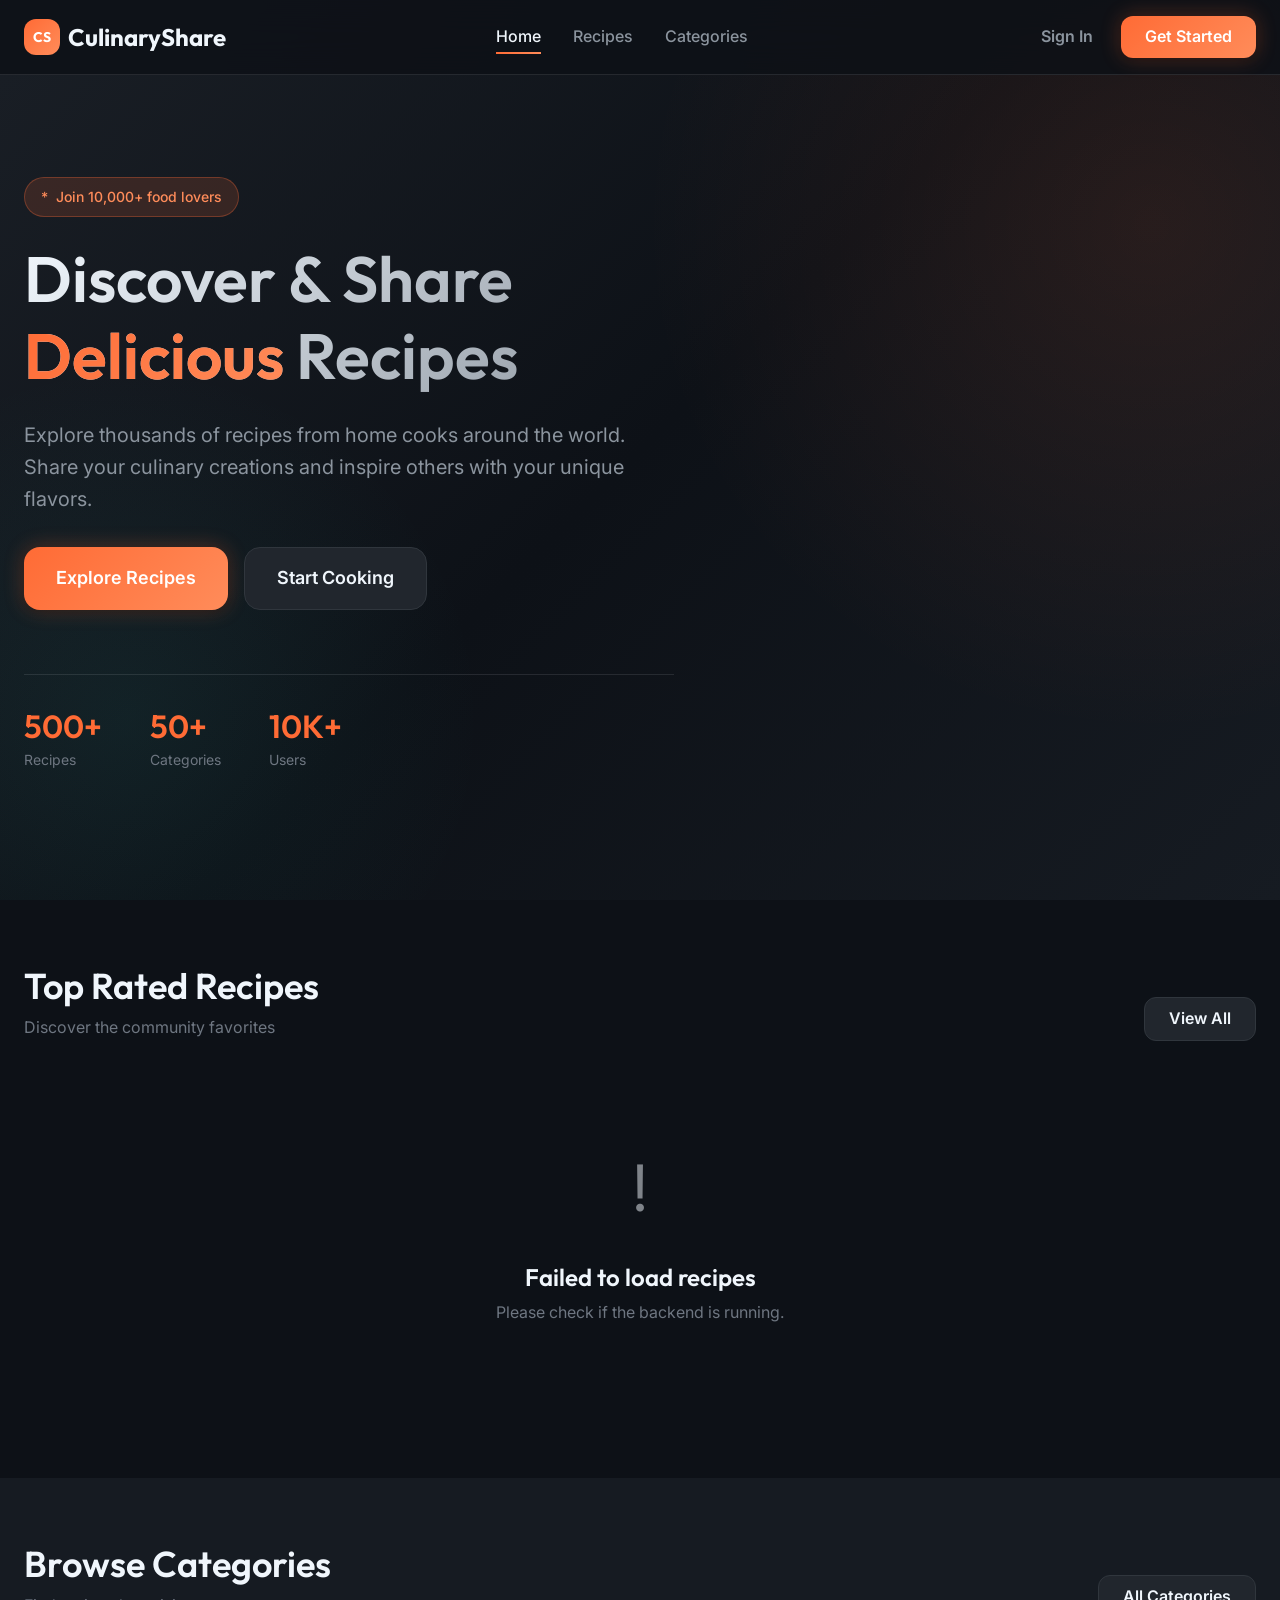
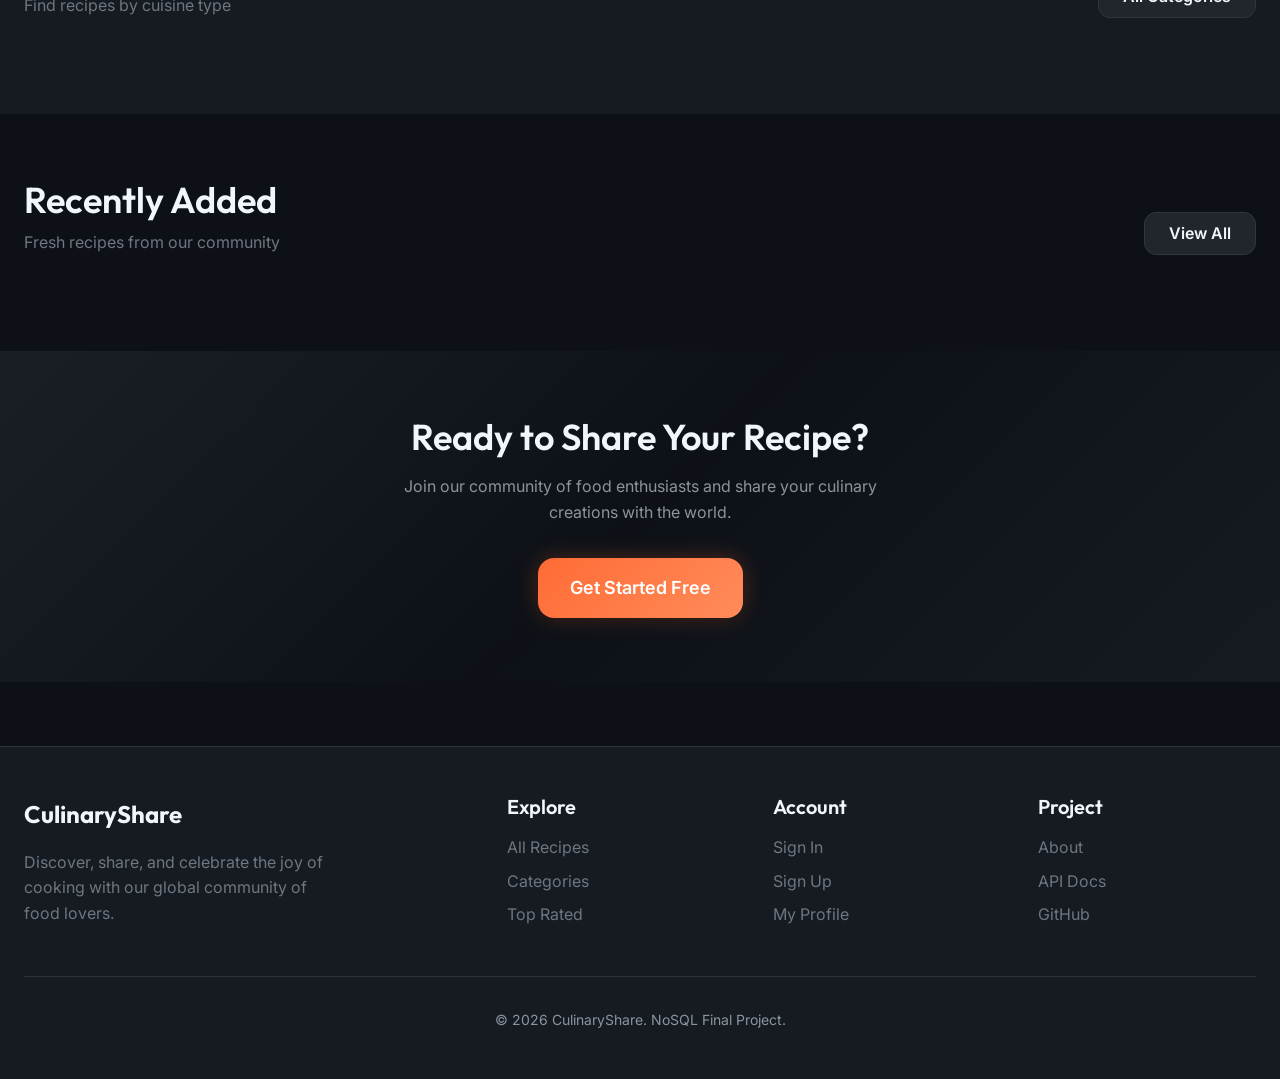
<file: frontend/index.html>
<!doctype html>
<html lang="en">
  <head>
    <meta charset="UTF-8" />
    <meta name="viewport" content="width=device-width, initial-scale=1.0" />
    <meta
      name="description"
      content="CulinaryShare - Discover and share delicious recipes from around the world. Join our community of food lovers!"
    />
    <title>CulinaryShare - Discover & Share Recipes</title>
    <link rel="preconnect" href="https://fonts.googleapis.com" />
    <link rel="preconnect" href="https://fonts.gstatic.com" crossorigin />
    <link
      href="https://fonts.googleapis.com/css2?family=Inter:wght@400;500;600;700&family=Outfit:wght@500;600;700&display=swap"
      rel="stylesheet"
    />
    <link rel="stylesheet" href="css/styles.css" />
  </head>
  <body>
    <!-- Navigation -->
    <nav class="navbar" id="navbar">
      <div class="container">
        <a href="index.html" class="nav-brand">
          <span class="brand-icon">CS</span>
          <span>CulinaryShare</span>
        </a>

        <div class="nav-links">
          <a href="index.html" class="active">Home</a>
          <a href="recipes.html">Recipes</a>
          <a href="categories.html">Categories</a>
        </div>

        <div class="nav-auth" id="nav-auth">
          <!-- Auth buttons (shown when logged out) -->
          <div id="auth-buttons">
            <a href="login.html" class="btn btn-ghost">Sign In</a>
            <a href="register.html" class="btn btn-primary">Get Started</a>
          </div>

          <!-- User menu (shown when logged in) -->
          <div id="user-menu" class="hidden">
            <a href="create-recipe.html" class="btn btn-primary btn-sm">
              <span>+</span> New Recipe
            </a>
            <div class="nav-user" id="nav-user-btn">
              <div class="nav-user-avatar" id="user-avatar">U</div>
              <span id="user-name">User</span>
            </div>
          </div>
        </div>
      </div>
    </nav>

    <!-- Hero Section -->
    <section class="hero">
      <div class="container">
        <div class="hero-content">
          <div class="hero-tag">
            <span>*</span>
            <span>Join 10,000+ food lovers</span>
          </div>

          <h1>Discover & Share <span>Delicious</span> Recipes</h1>

          <p>
            Explore thousands of recipes from home cooks around the world. Share
            your culinary creations and inspire others with your unique flavors.
          </p>

          <div class="hero-actions">
            <a href="recipes.html" class="btn btn-primary btn-lg">
              Explore Recipes
            </a>
            <a
              href="register.html"
              class="btn btn-secondary btn-lg"
              id="hero-cta"
            >
              Start Cooking
            </a>
          </div>

          <div class="hero-stats">
            <div class="hero-stat">
              <h3 id="stat-recipes">500+</h3>
              <p>Recipes</p>
            </div>
            <div class="hero-stat">
              <h3>50+</h3>
              <p>Categories</p>
            </div>
            <div class="hero-stat">
              <h3>10K+</h3>
              <p>Users</p>
            </div>
          </div>
        </div>
      </div>
    </section>

    <!-- Top Rated Section -->
    <section class="section">
      <div class="container">
        <div class="section-header">
          <div>
            <h2 class="section-title">Top Rated Recipes</h2>
            <p class="section-subtitle">Discover the community favorites</p>
          </div>
          <a href="recipes.html" class="btn btn-secondary">View All</a>
        </div>

        <div class="recipe-grid" id="top-rated-grid">
          <!-- Skeleton loaders -->
          <div class="card">
            <div class="card-image skeleton" style="height: 200px"></div>
            <div class="card-content">
              <div
                class="skeleton"
                style="height: 24px; width: 80%; margin-bottom: 10px"
              ></div>
              <div class="skeleton" style="height: 16px; width: 60%"></div>
            </div>
          </div>
          <div class="card">
            <div class="card-image skeleton" style="height: 200px"></div>
            <div class="card-content">
              <div
                class="skeleton"
                style="height: 24px; width: 80%; margin-bottom: 10px"
              ></div>
              <div class="skeleton" style="height: 16px; width: 60%"></div>
            </div>
          </div>
          <div class="card">
            <div class="card-image skeleton" style="height: 200px"></div>
            <div class="card-content">
              <div
                class="skeleton"
                style="height: 24px; width: 80%; margin-bottom: 10px"
              ></div>
              <div class="skeleton" style="height: 16px; width: 60%"></div>
            </div>
          </div>
        </div>
      </div>
    </section>

    <!-- Categories Section -->
    <section class="section" style="background: var(--bg-card)">
      <div class="container">
        <div class="section-header">
          <div>
            <h2 class="section-title">Browse Categories</h2>
            <p class="section-subtitle">Find recipes by cuisine type</p>
          </div>
          <a href="categories.html" class="btn btn-secondary">All Categories</a>
        </div>

        <div class="categories-grid" id="categories-grid">
          <!-- Will be populated by JS -->
        </div>
      </div>
    </section>

    <!-- Recent Recipes Section -->
    <section class="section">
      <div class="container">
        <div class="section-header">
          <div>
            <h2 class="section-title">Recently Added</h2>
            <p class="section-subtitle">Fresh recipes from our community</p>
          </div>
          <a href="recipes.html" class="btn btn-secondary">View All</a>
        </div>

        <div class="recipe-grid" id="recent-grid">
          <!-- Will be populated by JS -->
        </div>
      </div>
    </section>

    <!-- CTA Section -->
    <section class="section" style="background: var(--gradient-hero)">
      <div class="container text-center">
        <h2 style="margin-bottom: var(--spacing-md)">
          Ready to Share Your Recipe?
        </h2>
        <p style="max-width: 500px; margin: 0 auto var(--spacing-xl)">
          Join our community of food enthusiasts and share your culinary
          creations with the world.
        </p>
        <a href="register.html" class="btn btn-primary btn-lg" id="cta-btn">
          Get Started Free
        </a>
      </div>
    </section>

    <!-- Footer -->
    <footer class="footer">
      <div class="container">
        <div class="footer-content">
          <div>
            <div class="footer-brand">CulinaryShare</div>
            <p class="footer-description">
              Discover, share, and celebrate the joy of cooking with our global
              community of food lovers.
            </p>
          </div>

          <div>
            <h4 class="footer-title">Explore</h4>
            <div class="footer-links">
              <a href="recipes.html">All Recipes</a>
              <a href="categories.html">Categories</a>
              <a href="#">Top Rated</a>
            </div>
          </div>

          <div>
            <h4 class="footer-title">Account</h4>
            <div class="footer-links">
              <a href="login.html">Sign In</a>
              <a href="register.html">Sign Up</a>
              <a href="profile.html">My Profile</a>
            </div>
          </div>

          <div>
            <h4 class="footer-title">Project</h4>
            <div class="footer-links">
              <a href="#">About</a>
              <a href="#">API Docs</a>
              <a href="#">GitHub</a>
            </div>
          </div>
        </div>

        <div class="footer-bottom">
          <p>&copy; 2026 CulinaryShare. NoSQL Final Project.</p>
        </div>
      </div>
    </footer>

    <!-- User Dropdown Menu -->
    <div class="modal-overlay" id="user-dropdown">
      <div
        class="modal"
        style="max-width: 280px; position: fixed; top: 80px; right: 20px"
      >
        <div class="modal-body">
          <a
            href="profile.html"
            class="btn btn-ghost"
            style="width: 100%; justify-content: flex-start"
          >
            My Profile
          </a>
          <a
            href="create-recipe.html"
            class="btn btn-ghost"
            style="width: 100%; justify-content: flex-start"
          >
            + Create Recipe
          </a>
          <hr
            style="
              border: none;
              border-top: 1px solid var(--border-color);
              margin: var(--spacing-sm) 0;
            "
          />
          <button
            class="btn btn-ghost"
            style="
              width: 100%;
              justify-content: flex-start;
              color: var(--error);
            "
            id="logout-btn"
          >
            Sign Out
          </button>
        </div>
      </div>
    </div>

    <script src="js/api.js"></script>
    <script src="js/utils.js"></script>
    <script>
      // DOM Elements
      const topRatedGrid = document.getElementById("top-rated-grid");
      const categoriesGrid = document.getElementById("categories-grid");
      const recentGrid = document.getElementById("recent-grid");
      const authButtons = document.getElementById("auth-buttons");
      const userMenu = document.getElementById("user-menu");
      const userAvatar = document.getElementById("user-avatar");
      const userName = document.getElementById("user-name");
      const userDropdown = document.getElementById("user-dropdown");
      const navUserBtn = document.getElementById("nav-user-btn");
      const logoutBtn = document.getElementById("logout-btn");
      const heroCta = document.getElementById("hero-cta");
      const ctaBtn = document.getElementById("cta-btn");

      // Check auth state
      function updateAuthUI() {
        if (TokenManager.isLoggedIn()) {
          const user = TokenManager.getUser();
          authButtons.classList.add("hidden");
          userMenu.classList.remove("hidden");
          userAvatar.textContent = getInitials(user?.username || "U");
          userName.textContent = user?.username || "User";
          heroCta.href = "create-recipe.html";
          heroCta.textContent = "Create Recipe";
          ctaBtn.href = "create-recipe.html";
          ctaBtn.textContent = "Share Your Recipe";
        } else {
          authButtons.classList.remove("hidden");
          userMenu.classList.add("hidden");
        }
      }

      // User dropdown toggle
      navUserBtn?.addEventListener("click", (e) => {
        e.stopPropagation();
        userDropdown.classList.toggle("active");
      });

      document.addEventListener("click", () => {
        userDropdown.classList.remove("active");
      });

      // Logout
      logoutBtn?.addEventListener("click", () => {
        AuthAPI.logout();
      });

      // Create recipe card HTML
      function createRecipeCard(recipe) {
        return `
        <a href="recipe.html?id=${recipe.id}" class="card">
          <div class="card-image">
            <img src="${getRecipeImage(recipe)}" alt="${recipe.title}">
            <span class="card-badge">${recipe.categoryName || "Recipe"}</span>
          </div>
          <div class="card-content">
            <h3 class="card-title">${recipe.title}</h3>
            <p style="color: var(--text-muted); font-size: 0.875rem; margin-bottom: var(--spacing-md); display: -webkit-box; -webkit-line-clamp: 2; -webkit-box-orient: vertical; overflow: hidden;">
              ${recipe.description || "A delicious recipe waiting to be discovered."}
            </p>
            <div class="card-meta">
              <div class="card-rating">
                <span>${generateStars(recipe.averageRating || 0)}</span>
                <span>${(recipe.averageRating || 0).toFixed(1)}</span>
              </div>
              <span class="card-meta-item">
                ${recipe.reviewCount || 0} reviews
              </span>
            </div>
            <div class="card-footer">
              <div class="card-author">
                <div class="card-author-avatar">${getInitials(recipe.username || "U")}</div>
                <span style="font-size: 0.875rem; color: var(--text-secondary);">${recipe.username || "Unknown"}</span>
              </div>
            </div>
          </div>
        </a>
      `;
      }

      // Create category card HTML
      function createCategoryCard(category) {
        return `
        <a href="recipes.html?category=${category.id}" class="category-card">
          <div class="category-icon">${getCategoryIcon(category.name)}</div>
          <h4 class="category-name">${category.name}</h4>
          <p class="category-count">${category.recipeCount || 0} recipes</p>
        </a>
      `;
      }

      // Load top rated recipes
      async function loadTopRated() {
        try {
          const response = await AnalyticsAPI.getTopRated(6);
          const recipes = response.data || [];

          if (recipes.length > 0) {
            topRatedGrid.innerHTML = recipes.map(createRecipeCard).join("");
          } else {
            topRatedGrid.innerHTML = `
            <div class="empty-state" style="grid-column: 1 / -1;">
              <div class="empty-state-icon">--</div>
              <h3>No recipes yet</h3>
              <p>Be the first to share a recipe!</p>
            </div>
          `;
          }
        } catch (error) {
          console.error("Failed to load top rated:", error);
          topRatedGrid.innerHTML = `
          <div class="empty-state" style="grid-column: 1 / -1;">
            <div class="empty-state-icon">!</div>
            <h3>Failed to load recipes</h3>
            <p>Please check if the backend is running.</p>
          </div>
        `;
        }
      }

      // Load categories
      async function loadCategories() {
        try {
          const response = await CategoriesAPI.getAll();
          const categories = response.data || [];

          // Show only first 6 categories
          const displayCategories = categories.slice(0, 6);

          if (displayCategories.length > 0) {
            categoriesGrid.innerHTML = displayCategories
              .map(createCategoryCard)
              .join("");
          } else {
            // Show default categories
            const defaultCategories = [
              { id: "1", name: "Breakfast", recipeCount: 0 },
              { id: "2", name: "Lunch", recipeCount: 0 },
              { id: "3", name: "Dinner", recipeCount: 0 },
              { id: "4", name: "Dessert", recipeCount: 0 },
              { id: "5", name: "Snack", recipeCount: 0 },
              { id: "6", name: "Vegetarian", recipeCount: 0 },
            ];
            categoriesGrid.innerHTML = defaultCategories
              .map(createCategoryCard)
              .join("");
          }
        } catch (error) {
          console.error("Failed to load categories:", error);
        }
      }

      // Load recent recipes
      async function loadRecent() {
        try {
          const response = await RecipesAPI.getAll({
            limit: 6,
            sort: "-createdAt",
          });
          const recipes = response.data?.recipes || response.data || [];

          if (recipes.length > 0) {
            recentGrid.innerHTML = recipes
              .map((recipe) =>
                createRecipeCard({
                  ...recipe,
                  categoryName: recipe.categoryName || "Recipe",
                }),
              )
              .join("");
          } else {
            recentGrid.innerHTML = `
            <div class="empty-state" style="grid-column: 1 / -1;">
              <div class="empty-state-icon">--</div>
              <h3>No recipes added yet</h3>
              <p>Share your first recipe with the community!</p>
              <a href="create-recipe.html" class="btn btn-primary">Create Recipe</a>
            </div>
          `;
          }
        } catch (error) {
          console.error("Failed to load recent:", error);
        }
      }

      // Initialize
      document.addEventListener("DOMContentLoaded", () => {
        updateAuthUI();
        loadTopRated();
        loadCategories();
        loadRecent();
      });
    </script>
  </body>
</html>
</file>
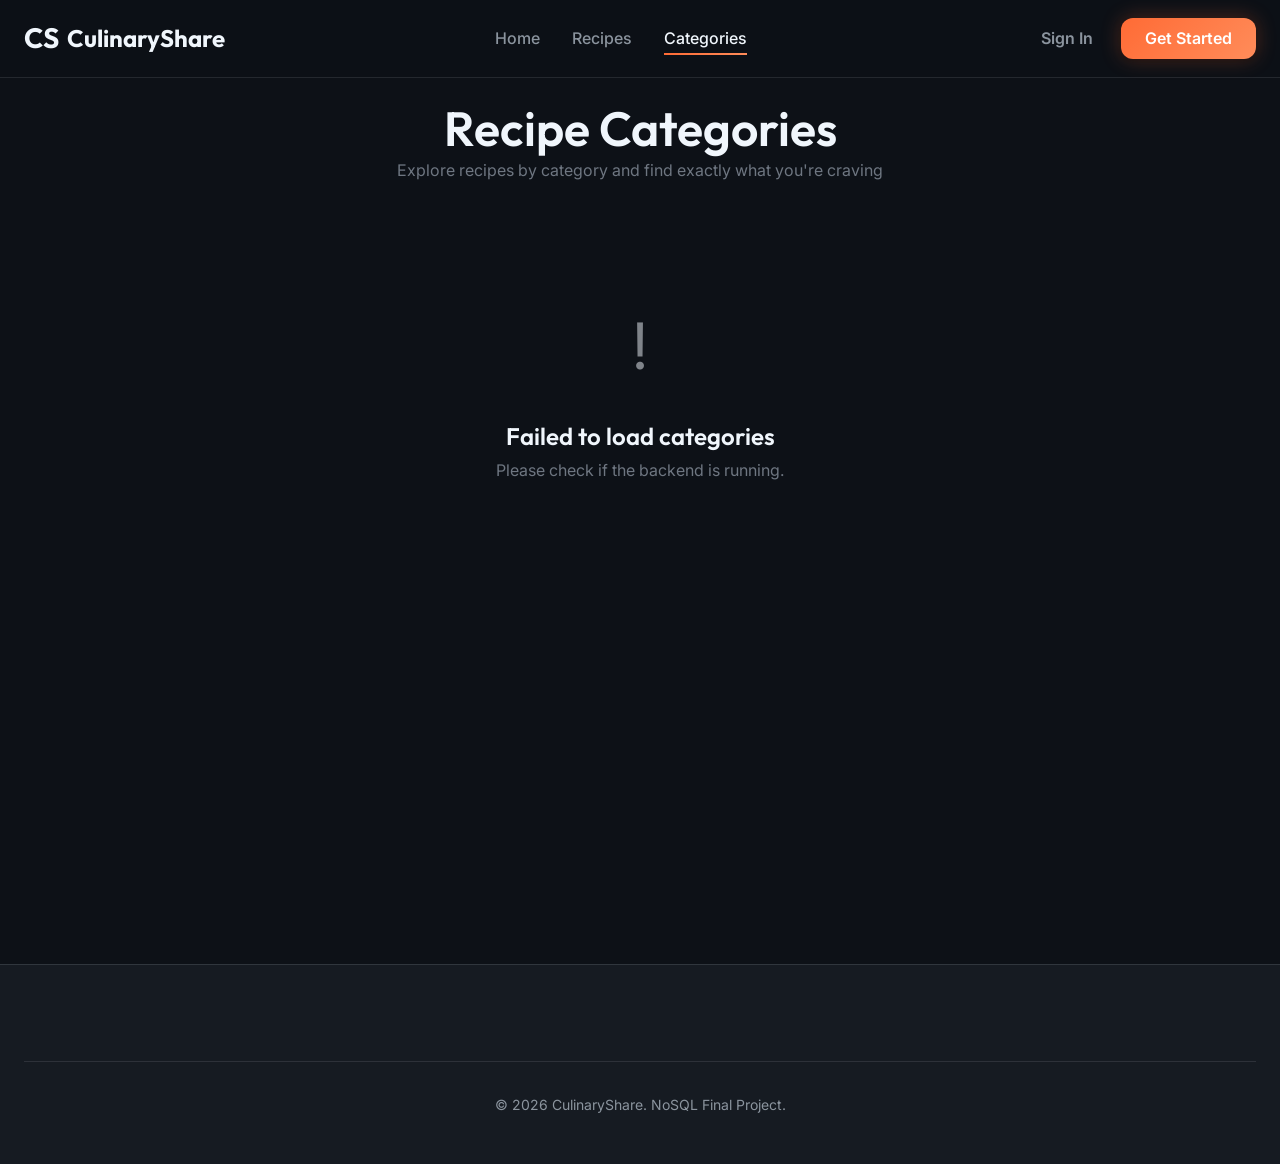
<file: frontend/categories.html>
<!doctype html>
<html lang="en">
  <head>
    <meta charset="UTF-8" />
    <meta name="viewport" content="width=device-width, initial-scale=1.0" />
    <meta
      name="description"
      content="Browse recipe categories on CulinaryShare"
    />
    <title>Categories - CulinaryShare</title>
    <link rel="preconnect" href="https://fonts.googleapis.com" />
    <link rel="preconnect" href="https://fonts.gstatic.com" crossorigin />
    <link
      href="https://fonts.googleapis.com/css2?family=Inter:wght@400;500;600;700&family=Outfit:wght@500;600;700&display=swap"
      rel="stylesheet"
    />
    <link rel="stylesheet" href="css/styles.css" />
    <style>
      .categories-page {
        padding-top: 100px;
        min-height: 100vh;
      }

      .page-header {
        text-align: center;
        margin-bottom: var(--spacing-2xl);
      }

      .page-header p {
        max-width: 600px;
        margin: 0 auto;
      }

      .categories-container {
        display: grid;
        grid-template-columns: repeat(auto-fill, minmax(280px, 1fr));
        gap: var(--spacing-lg);
      }

      .category-card-large {
        background: var(--gradient-card);
        border: 1px solid var(--border-color);
        border-radius: var(--radius-xl);
        padding: var(--spacing-2xl);
        text-align: center;
        transition: all var(--transition-base);
        cursor: pointer;
        position: relative;
        overflow: hidden;
      }

      .category-card-large::before {
        content: "";
        position: absolute;
        inset: 0;
        background: var(--gradient-primary);
        opacity: 0;
        transition: opacity var(--transition-base);
      }

      .category-card-large:hover {
        transform: translateY(-8px);
        border-color: var(--primary);
        box-shadow: var(--shadow-glow);
      }

      .category-card-large:hover::before {
        opacity: 0.1;
      }

      .category-card-large > * {
        position: relative;
        z-index: 1;
      }

      .category-icon-large {
        font-size: 4rem;
        margin-bottom: var(--spacing-lg);
        display: block;
      }

      .category-name-large {
        font-size: 1.5rem;
        margin-bottom: var(--spacing-sm);
      }

      .category-description {
        color: var(--text-muted);
        font-size: 0.875rem;
        margin-bottom: var(--spacing-lg);
      }

      .category-count-large {
        display: inline-flex;
        align-items: center;
        gap: var(--spacing-sm);
        padding: var(--spacing-sm) var(--spacing-md);
        background: var(--bg-elevated);
        border-radius: var(--radius-full);
        font-size: 0.875rem;
        color: var(--text-secondary);
      }

      .admin-section {
        margin-top: var(--spacing-3xl);
        padding-top: var(--spacing-2xl);
        border-top: 1px solid var(--border-color);
      }

      .admin-card {
        background: var(--bg-card);
        border: 1px solid var(--border-color);
        border-radius: var(--radius-lg);
        padding: var(--spacing-xl);
        max-width: 500px;
        margin: 0 auto;
      }

      .admin-title {
        display: flex;
        align-items: center;
        gap: var(--spacing-sm);
        margin-bottom: var(--spacing-lg);
      }
    </style>
  </head>
  <body>
    <!-- Navigation -->
    <nav class="navbar" id="navbar">
      <div class="container">
        <a href="index.html" class="nav-brand">
          <span class="icon">CS</span>
          <span>CulinaryShare</span>
        </a>

        <div class="nav-links">
          <a href="index.html">Home</a>
          <a href="recipes.html">Recipes</a>
          <a href="categories.html" class="active">Categories</a>
        </div>

        <div class="nav-auth" id="nav-auth">
          <div id="auth-buttons">
            <a href="login.html" class="btn btn-ghost">Sign In</a>
            <a href="register.html" class="btn btn-primary">Get Started</a>
          </div>
          <div id="user-menu" class="hidden">
            <a href="create-recipe.html" class="btn btn-primary btn-sm">
              <span>+</span> New Recipe
            </a>
            <a href="profile.html" class="nav-user">
              <div class="nav-user-avatar" id="user-avatar">U</div>
              <span id="user-name">User</span>
            </a>
          </div>
        </div>
      </div>
    </nav>

    <main class="categories-page">
      <div class="container">
        <div class="page-header">
          <h1>Recipe Categories</h1>
          <p class="text-muted">
            Explore recipes by category and find exactly what you're craving
          </p>
        </div>

        <!-- Categories Grid -->
        <div class="categories-container" id="categories-container">
          <!-- Loading skeletons -->
          <div class="category-card-large">
            <div
              class="skeleton"
              style="
                width: 60px;
                height: 60px;
                border-radius: 50%;
                margin: 0 auto var(--spacing-lg);
              "
            ></div>
            <div
              class="skeleton"
              style="height: 24px; width: 60%; margin: 0 auto var(--spacing-sm)"
            ></div>
            <div
              class="skeleton"
              style="height: 16px; width: 40%; margin: 0 auto"
            ></div>
          </div>
          <div class="category-card-large">
            <div
              class="skeleton"
              style="
                width: 60px;
                height: 60px;
                border-radius: 50%;
                margin: 0 auto var(--spacing-lg);
              "
            ></div>
            <div
              class="skeleton"
              style="height: 24px; width: 60%; margin: 0 auto var(--spacing-sm)"
            ></div>
            <div
              class="skeleton"
              style="height: 16px; width: 40%; margin: 0 auto"
            ></div>
          </div>
          <div class="category-card-large">
            <div
              class="skeleton"
              style="
                width: 60px;
                height: 60px;
                border-radius: 50%;
                margin: 0 auto var(--spacing-lg);
              "
            ></div>
            <div
              class="skeleton"
              style="height: 24px; width: 60%; margin: 0 auto var(--spacing-sm)"
            ></div>
            <div
              class="skeleton"
              style="height: 16px; width: 40%; margin: 0 auto"
            ></div>
          </div>
        </div>

        <!-- Admin Section (only for admins) -->
        <div class="admin-section hidden" id="admin-section">
          <div class="admin-card">
            <h3 class="admin-title">
              <span></span>
              <span>Admin: Add Category</span>
            </h3>

            <form id="category-form">
              <div class="form-group">
                <label class="form-label" for="category-name"
                  >Category Name</label
                >
                <input
                  type="text"
                  id="category-name"
                  class="form-input"
                  placeholder="e.g., Desserts"
                  required
                />
              </div>

              <div class="form-group">
                <label class="form-label" for="category-description"
                  >Description (optional)</label
                >
                <textarea
                  id="category-description"
                  class="form-input"
                  placeholder="A short description of this category..."
                  rows="2"
                ></textarea>
              </div>

              <button
                type="submit"
                class="btn btn-primary"
                id="add-category-btn"
              >
                Add Category
              </button>
            </form>
          </div>
        </div>
      </div>
    </main>

    <!-- Footer -->
    <footer class="footer">
      <div class="container">
        <div class="footer-bottom">
          <p>&copy; 2026 CulinaryShare. NoSQL Final Project.</p>
        </div>
      </div>
    </footer>

    <script src="js/api.js"></script>
    <script src="js/utils.js"></script>
    <script>
      // DOM Elements
      const categoriesContainer = document.getElementById(
        "categories-container",
      );
      const authButtons = document.getElementById("auth-buttons");
      const userMenu = document.getElementById("user-menu");
      const userAvatar = document.getElementById("user-avatar");
      const userName = document.getElementById("user-name");
      const adminSection = document.getElementById("admin-section");
      const categoryForm = document.getElementById("category-form");

      // Category descriptions
      const categoryDescriptions = {
        breakfast: "Start your day right with these morning favorites",
        lunch: "Quick and satisfying midday meals",
        dinner: "Hearty dishes for the end of the day",
        dessert: "Sweet treats and indulgent finishes",
        snack: "Quick bites for any time",
        appetizer: "Perfect starters to any meal",
        soup: "Warm and comforting bowls",
        salad: "Fresh and healthy options",
        pasta: "Italian-inspired comfort food",
        seafood: "Fresh from the ocean",
        vegetarian: "Meat-free delights",
        vegan: "Plant-based goodness",
        drink: "Refreshing beverages",
        default: "Delicious recipes awaiting you",
      };

      // Update auth UI
      function updateAuthUI() {
        if (TokenManager.isLoggedIn()) {
          const user = TokenManager.getUser();
          authButtons.classList.add("hidden");
          userMenu.classList.remove("hidden");
          userAvatar.textContent = getInitials(user?.username || "U");
          userName.textContent = user?.username || "User";

          // Show admin section for admins
          if (user?.role === "ADMIN") {
            adminSection.classList.remove("hidden");
          }
        }
      }

      // Get category description
      function getCategoryDescription(name) {
        const key = name.toLowerCase();
        return categoryDescriptions[key] || categoryDescriptions.default;
      }

      // Create category card
      function createCategoryCard(category) {
        return `
        <a href="recipes.html?category=${category.id}" class="category-card-large">
          <span class="category-icon-large">${getCategoryIcon(category.name)}</span>
          <h3 class="category-name-large">${category.name}</h3>
          <p class="category-description">${getCategoryDescription(category.name)}</p>
          <span class="category-count-large">
            <span></span>
            <span>${category.recipeCount || 0} recipes</span>
          </span>
        </a>
      `;
      }

      // Load categories
      async function loadCategories() {
        try {
          const response = await CategoriesAPI.getAll();
          const categories = response.data || [];

          if (categories.length > 0) {
            categoriesContainer.innerHTML = categories
              .map(createCategoryCard)
              .join("");
          } else {
            // Show default categories if none exist
            const defaultCategories = [
              { id: "1", name: "Breakfast", recipeCount: 0 },
              { id: "2", name: "Lunch", recipeCount: 0 },
              { id: "3", name: "Dinner", recipeCount: 0 },
              { id: "4", name: "Dessert", recipeCount: 0 },
              { id: "5", name: "Snack", recipeCount: 0 },
              { id: "6", name: "Vegetarian", recipeCount: 0 },
              { id: "7", name: "Pasta", recipeCount: 0 },
              { id: "8", name: "Seafood", recipeCount: 0 },
              { id: "9", name: "Soup", recipeCount: 0 },
            ];
            categoriesContainer.innerHTML = defaultCategories
              .map(createCategoryCard)
              .join("");
          }
        } catch (error) {
          console.error("Failed to load categories:", error);
          categoriesContainer.innerHTML = `
          <div class="empty-state" style="grid-column: 1 / -1;">
            <div class="empty-state-icon">!</div>
            <h3>Failed to load categories</h3>
            <p>Please check if the backend is running.</p>
          </div>
        `;
        }
      }

      // Add category (Admin only)
      categoryForm?.addEventListener("submit", async (e) => {
        e.preventDefault();

        const name = document.getElementById("category-name").value.trim();
        const description = document
          .getElementById("category-description")
          .value.trim();

        if (!name) {
          showNotification("Please enter a category name", "error");
          return;
        }

        const addBtn = document.getElementById("add-category-btn");
        setButtonLoading(addBtn, true);

        try {
          await CategoriesAPI.create({ name, description });
          showNotification("Category added successfully!", "success");
          categoryForm.reset();
          loadCategories();
        } catch (error) {
          showNotification(error.message || "Failed to add category", "error");
        } finally {
          setButtonLoading(addBtn, false);
        }
      });

      // Initialize
      document.addEventListener("DOMContentLoaded", () => {
        updateAuthUI();
        loadCategories();
      });
    </script>
  </body>
</html>
</file>
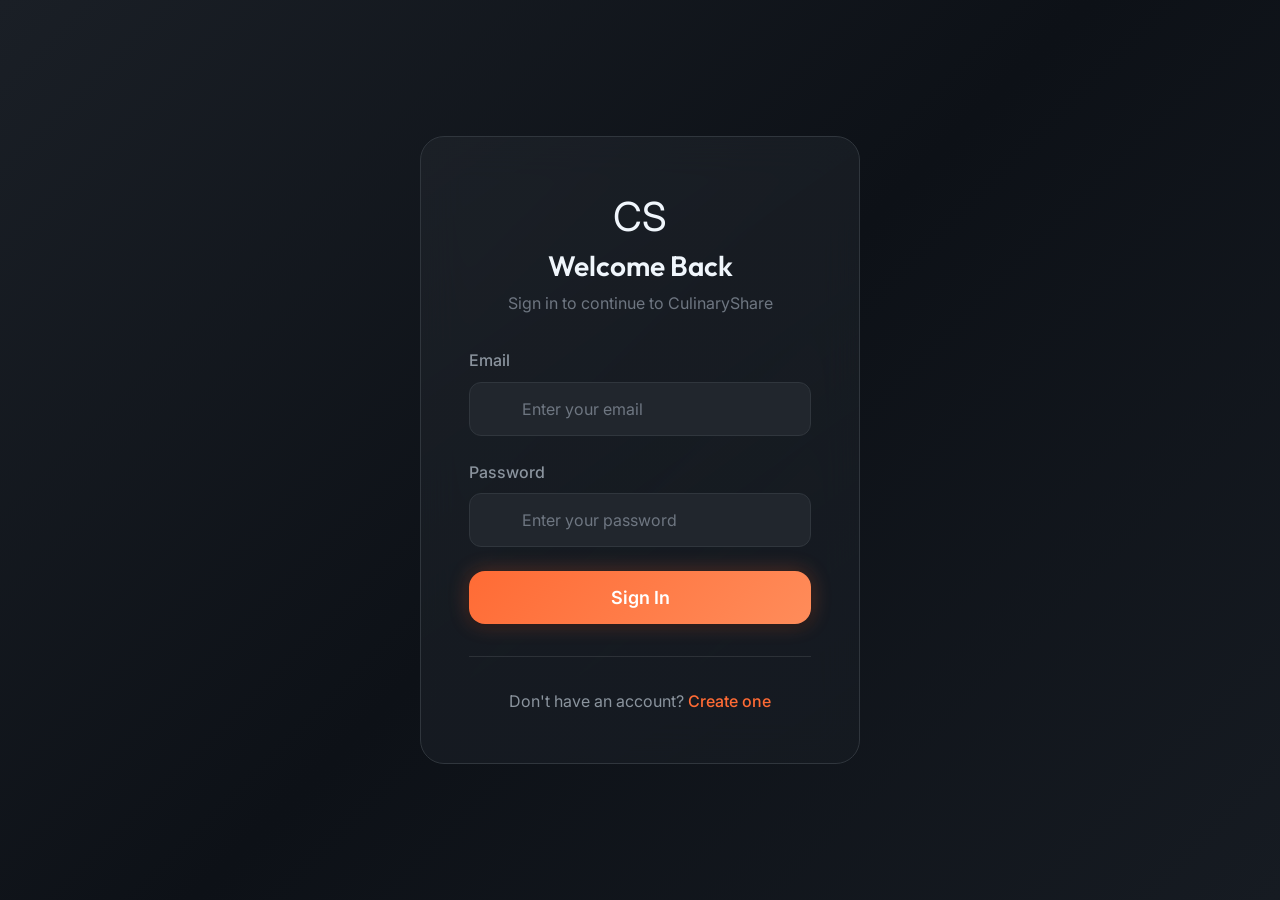
<file: frontend/create-recipe.html>
<!doctype html>
<html lang="en">
  <head>
    <meta charset="UTF-8" />
    <meta name="viewport" content="width=device-width, initial-scale=1.0" />
    <meta name="description" content="Create a new recipe on CulinaryShare" />
    <title>Create Recipe - CulinaryShare</title>
    <link rel="preconnect" href="https://fonts.googleapis.com" />
    <link rel="preconnect" href="https://fonts.gstatic.com" crossorigin />
    <link
      href="https://fonts.googleapis.com/css2?family=Inter:wght@400;500;600;700&family=Outfit:wght@500;600;700&display=swap"
      rel="stylesheet"
    />
    <link rel="stylesheet" href="css/styles.css" />
    <style>
      .create-page {
        padding-top: 100px;
        min-height: 100vh;
      }

      .page-header {
        margin-bottom: var(--spacing-xl);
      }

      .create-form {
        max-width: 800px;
        margin: 0 auto;
      }

      .form-section {
        background: var(--bg-card);
        border: 1px solid var(--border-color);
        border-radius: var(--radius-lg);
        padding: var(--spacing-xl);
        margin-bottom: var(--spacing-lg);
      }

      .form-section-title {
        display: flex;
        align-items: center;
        gap: var(--spacing-sm);
        margin-bottom: var(--spacing-lg);
        padding-bottom: var(--spacing-md);
        border-bottom: 1px solid var(--border-light);
      }

      .form-row {
        display: grid;
        grid-template-columns: 1fr 1fr;
        gap: var(--spacing-lg);
      }

      @media (max-width: 768px) {
        .form-row {
          grid-template-columns: 1fr;
        }
      }

      .ingredients-list {
        display: flex;
        flex-direction: column;
        gap: var(--spacing-md);
        margin-bottom: var(--spacing-md);
      }

      .ingredient-row {
        display: grid;
        grid-template-columns: 2fr 1fr 1fr auto;
        gap: var(--spacing-md);
        align-items: end;
      }

      @media (max-width: 768px) {
        .ingredient-row {
          grid-template-columns: 1fr;
        }
      }

      .remove-ingredient-btn {
        width: 40px;
        height: 40px;
        display: flex;
        align-items: center;
        justify-content: center;
        background: var(--bg-elevated);
        border: 1px solid var(--border-color);
        border-radius: var(--radius-md);
        color: var(--error);
        cursor: pointer;
        transition: all var(--transition-fast);
      }

      .remove-ingredient-btn:hover {
        background: rgba(248, 81, 73, 0.15);
        border-color: var(--error);
      }

      .add-ingredient-btn {
        display: flex;
        align-items: center;
        gap: var(--spacing-sm);
        padding: var(--spacing-md);
        background: var(--bg-elevated);
        border: 1px dashed var(--border-color);
        border-radius: var(--radius-md);
        color: var(--text-secondary);
        cursor: pointer;
        transition: all var(--transition-fast);
        width: 100%;
        justify-content: center;
      }

      .add-ingredient-btn:hover {
        border-color: var(--primary);
        color: var(--primary);
      }

      .form-actions {
        display: flex;
        gap: var(--spacing-md);
        justify-content: flex-end;
      }

      .char-count {
        font-size: 0.75rem;
        color: var(--text-muted);
        text-align: right;
        margin-top: var(--spacing-xs);
      }
    </style>
  </head>
  <body>
    <!-- Navigation -->
    <nav class="navbar" id="navbar">
      <div class="container">
        <a href="index.html" class="nav-brand">
          <span class="icon">CS</span>
          <span>CulinaryShare</span>
        </a>

        <div class="nav-links">
          <a href="index.html">Home</a>
          <a href="recipes.html">Recipes</a>
          <a href="categories.html">Categories</a>
        </div>

        <div class="nav-auth" id="nav-auth">
          <a href="profile.html" class="nav-user">
            <div class="nav-user-avatar" id="user-avatar">U</div>
            <span id="user-name">User</span>
          </a>
        </div>
      </div>
    </nav>

    <main class="create-page">
      <div class="container">
        <div class="page-header">
          <h1 id="page-title">Create New Recipe</h1>
          <p class="text-muted">Share your culinary creation with the world</p>
        </div>

        <form class="create-form" id="recipe-form">
          <!-- Basic Info -->
          <div class="form-section">
            <h3 class="form-section-title"> Basic Information</h3>

            <div class="form-group">
              <label class="form-label" for="title">Recipe Title *</label>
              <input
                type="text"
                id="title"
                name="title"
                class="form-input"
                placeholder="e.g., Grandmother's Apple Pie"
                required
                maxlength="100"
              />
              <p class="char-count"><span id="title-count">0</span>/100</p>
            </div>

            <div class="form-group">
              <label class="form-label" for="description">Description *</label>
              <textarea
                id="description"
                name="description"
                class="form-input"
                placeholder="Describe your recipe..."
                required
                rows="3"
                maxlength="500"
              ></textarea>
              <p class="char-count"><span id="desc-count">0</span>/500</p>
            </div>

            <div class="form-row">
              <div class="form-group">
                <label class="form-label" for="categoryId">Category *</label>
                <select
                  id="categoryId"
                  name="categoryId"
                  class="form-input"
                  required
                >
                  <option value="">Select a category</option>
                </select>
              </div>

              <div class="form-group">
                <label class="form-label" for="servings">Servings *</label>
                <input
                  type="number"
                  id="servings"
                  name="servings"
                  class="form-input"
                  placeholder="4"
                  required
                  min="1"
                  max="100"
                />
              </div>
            </div>

            <div class="form-group">
              <label class="form-label" for="cookingTime"
                >Cooking Time (minutes) *</label
              >
              <input
                type="number"
                id="cookingTime"
                name="cookingTime"
                class="form-input"
                placeholder="30"
                required
                min="1"
                max="1440"
              />
            </div>
          </div>

          <!-- Ingredients -->
          <div class="form-section">
            <h3 class="form-section-title"> Ingredients</h3>

            <div class="ingredients-list" id="ingredients-list">
              <!-- Ingredient rows will be added here -->
            </div>

            <button
              type="button"
              class="add-ingredient-btn"
              id="add-ingredient-btn"
            >
              <span>+</span> Add Ingredient
            </button>
          </div>

          <!-- Instructions -->
          <div class="form-section">
            <h3 class="form-section-title">‍CS Instructions</h3>

            <div class="form-group">
              <label class="form-label" for="instructions"
                >Step by step instructions *</label
              >
              <textarea
                id="instructions"
                name="instructions"
                class="form-input"
                placeholder="1. Preheat the oven to 180°C...
2. Mix the ingredients...
3. Bake for 30 minutes..."
                required
                rows="8"
              ></textarea>
            </div>
          </div>

          <!-- Form Actions -->
          <div class="form-actions">
            <a href="javascript:history.back()" class="btn btn-secondary"
              >Cancel</a
            >
            <button
              type="submit"
              class="btn btn-primary btn-lg"
              id="submit-btn"
            >
              Create Recipe
            </button>
          </div>
        </form>
      </div>
    </main>

    <!-- Footer -->
    <footer class="footer">
      <div class="container">
        <div class="footer-bottom">
          <p>&copy; 2026 CulinaryShare. NoSQL Final Project.</p>
        </div>
      </div>
    </footer>

    <script src="js/api.js"></script>
    <script src="js/utils.js"></script>
    <script>
      // Check authentication
      if (!TokenManager.isLoggedIn()) {
        window.location.href = "login.html";
      }

      // State
      let isEditing = false;
      let recipeId = null;
      let categories = [];

      // DOM Elements
      const form = document.getElementById("recipe-form");
      const ingredientsList = document.getElementById("ingredients-list");
      const addIngredientBtn = document.getElementById("add-ingredient-btn");
      const submitBtn = document.getElementById("submit-btn");
      const pageTitle = document.getElementById("page-title");
      const userAvatar = document.getElementById("user-avatar");
      const userName = document.getElementById("user-name");
      const titleInput = document.getElementById("title");
      const descInput = document.getElementById("description");

      // Update user info
      function updateUserInfo() {
        const user = TokenManager.getUser();
        if (user) {
          userAvatar.textContent = getInitials(user.username);
          userName.textContent = user.username;
        }
      }

      // Character count
      titleInput.addEventListener("input", () => {
        document.getElementById("title-count").textContent =
          titleInput.value.length;
      });

      descInput.addEventListener("input", () => {
        document.getElementById("desc-count").textContent =
          descInput.value.length;
      });

      // Check if editing
      function checkEditMode() {
        const params = getUrlParams();
        if (params.id) {
          isEditing = true;
          recipeId = params.id;
          pageTitle.textContent = "Edit Recipe";
          submitBtn.textContent = "Update Recipe";
          document.title = "Edit Recipe - CulinaryShare";
          loadRecipe();
        } else {
          // Add initial ingredient row
          addIngredientRow();
        }
      }

      // Load categories
      async function loadCategories() {
        try {
          const response = await CategoriesAPI.getAll();
          categories = response.data || [];

          const select = document.getElementById("categoryId");
          categories.forEach((cat) => {
            const option = document.createElement("option");
            option.value = cat.id;
            option.textContent = cat.name;
            select.appendChild(option);
          });
        } catch (error) {
          console.error("Failed to load categories:", error);
          showNotification("Failed to load categories", "error");
        }
      }

      // Load recipe for editing
      async function loadRecipe() {
        try {
          const response = await RecipesAPI.getById(recipeId);
          const recipe = response.data;

          if (!recipe) {
            showNotification("Recipe not found", "error");
            window.location.href = "recipes.html";
            return;
          }

          // Check ownership
          const user = TokenManager.getUser();
          if (recipe.userId !== user.id && user.role !== "ADMIN") {
            showNotification("You cannot edit this recipe", "error");
            window.location.href = `recipe.html?id=${recipeId}`;
            return;
          }

          // Fill form
          document.getElementById("title").value = recipe.title;
          document.getElementById("description").value = recipe.description;
          document.getElementById("categoryId").value = recipe.categoryId;
          document.getElementById("servings").value = recipe.servings;
          document.getElementById("cookingTime").value = recipe.cookingTime;
          document.getElementById("instructions").value = recipe.instructions;

          // Update char counts
          document.getElementById("title-count").textContent =
            recipe.title?.length || 0;
          document.getElementById("desc-count").textContent =
            recipe.description?.length || 0;

          // Add ingredients
          ingredientsList.innerHTML = "";
          if (recipe.ingredients && recipe.ingredients.length > 0) {
            recipe.ingredients.forEach((ing) => addIngredientRow(ing));
          } else {
            addIngredientRow();
          }
        } catch (error) {
          console.error("Failed to load recipe:", error);
          showNotification("Failed to load recipe", "error");
        }
      }

      // Add ingredient row
      function addIngredientRow(ingredient = null) {
        const row = document.createElement("div");
        row.className = "ingredient-row";
        row.innerHTML = `
        <div class="form-group" style="margin-bottom: 0;">
          <label class="form-label">Name</label>
          <input 
            type="text" 
            class="form-input ingredient-name" 
            placeholder="e.g., Flour"
            value="${ingredient?.name || ""}"
          >
        </div>
        <div class="form-group" style="margin-bottom: 0;">
          <label class="form-label">Quantity</label>
          <input 
            type="text" 
            class="form-input ingredient-quantity" 
            placeholder="e.g., 200"
            value="${ingredient?.quantity || ""}"
          >
        </div>
        <div class="form-group" style="margin-bottom: 0;">
          <label class="form-label">Unit</label>
          <input 
            type="text" 
            class="form-input ingredient-unit" 
            placeholder="e.g., g"
            value="${ingredient?.unit || ""}"
          >
        </div>
        <button type="button" class="remove-ingredient-btn" title="Remove">
          x
        </button>
      `;

        // Remove button handler
        row
          .querySelector(".remove-ingredient-btn")
          .addEventListener("click", () => {
            if (ingredientsList.children.length > 1) {
              row.remove();
            } else {
              showNotification(
                "At least one ingredient is required",
                "warning",
              );
            }
          });

        ingredientsList.appendChild(row);
      }

      // Add ingredient button
      addIngredientBtn.addEventListener("click", () => {
        addIngredientRow();
      });

      // Get ingredients from form
      function getIngredients() {
        const rows = ingredientsList.querySelectorAll(".ingredient-row");
        const ingredients = [];

        rows.forEach((row) => {
          const name = row.querySelector(".ingredient-name").value.trim();
          const quantity = row
            .querySelector(".ingredient-quantity")
            .value.trim();
          const unit = row.querySelector(".ingredient-unit").value.trim();

          if (name) {
            ingredients.push({ name, quantity, unit });
          }
        });

        return ingredients;
      }

      // Form submission
      form.addEventListener("submit", async (e) => {
        e.preventDefault();

        const ingredients = getIngredients();

        if (ingredients.length === 0) {
          showNotification("Please add at least one ingredient", "error");
          return;
        }

        const recipeData = {
          title: document.getElementById("title").value.trim(),
          description: document.getElementById("description").value.trim(),
          categoryId: document.getElementById("categoryId").value,
          servings: parseInt(document.getElementById("servings").value),
          cookingTime: parseInt(document.getElementById("cookingTime").value),
          instructions: document.getElementById("instructions").value.trim(),
          ingredients,
        };

        // Validate
        if (
          !recipeData.title ||
          !recipeData.description ||
          !recipeData.categoryId ||
          !recipeData.instructions ||
          !recipeData.servings ||
          !recipeData.cookingTime
        ) {
          showNotification("Please fill in all required fields", "error");
          return;
        }

        setButtonLoading(submitBtn, true);

        try {
          let response;
          if (isEditing) {
            response = await RecipesAPI.update(recipeId, recipeData);
            showNotification("Recipe updated successfully!", "success");
          } else {
            response = await RecipesAPI.create(recipeData);
            showNotification("Recipe created successfully!", "success");
          }

          const newRecipeId = response.data?.id || recipeId;

          setTimeout(() => {
            window.location.href = `recipe.html?id=${newRecipeId}`;
          }, 1000);
        } catch (error) {
          console.error("Failed to save recipe:", error);
          showNotification(error.message || "Failed to save recipe", "error");
        } finally {
          setButtonLoading(submitBtn, false);
        }
      });

      // Initialize
      document.addEventListener("DOMContentLoaded", async () => {
        updateUserInfo();
        await loadCategories();
        checkEditMode();
      });
    </script>
  </body>
</html>
</file>
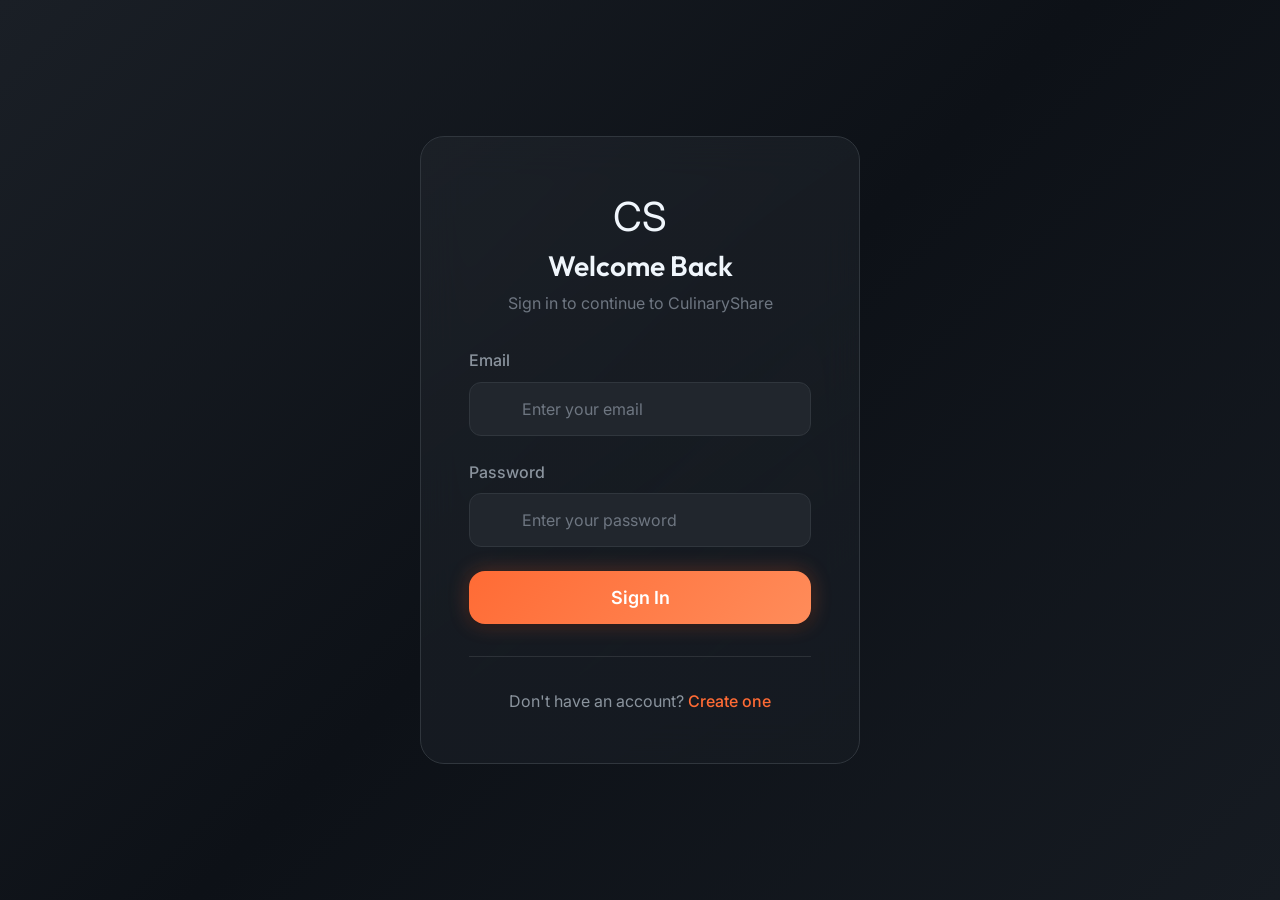
<file: frontend/login.html>
<!doctype html>
<html lang="en">
  <head>
    <meta charset="UTF-8" />
    <meta name="viewport" content="width=device-width, initial-scale=1.0" />
    <meta
      name="description"
      content="Sign in to CulinaryShare to access your recipes and connect with food lovers."
    />
    <title>Sign In - CulinaryShare</title>
    <link rel="preconnect" href="https://fonts.googleapis.com" />
    <link rel="preconnect" href="https://fonts.gstatic.com" crossorigin />
    <link
      href="https://fonts.googleapis.com/css2?family=Inter:wght@400;500;600;700&family=Outfit:wght@500;600;700&display=swap"
      rel="stylesheet"
    />
    <link rel="stylesheet" href="css/styles.css" />
  </head>
  <body>
    <div class="auth-page">
      <div class="auth-card">
        <div class="auth-header">
          <a href="index.html" class="auth-logo">CS</a>
          <h1>Welcome Back</h1>
          <p>Sign in to continue to CulinaryShare</p>
        </div>

        <div id="error-alert" class="alert alert-error hidden">
          <span></span>
          <span id="error-message">Error message</span>
        </div>

        <form id="login-form">
          <div class="form-group">
            <label class="form-label" for="email">Email</label>
            <div class="form-input-icon">
              <span class="icon"></span>
              <input
                type="email"
                id="email"
                name="email"
                class="form-input"
                placeholder="Enter your email"
                required
                autocomplete="email"
              />
            </div>
          </div>

          <div class="form-group">
            <label class="form-label" for="password">Password</label>
            <div class="form-input-icon">
              <span class="icon"></span>
              <input
                type="password"
                id="password"
                name="password"
                class="form-input"
                placeholder="Enter your password"
                required
                autocomplete="current-password"
              />
            </div>
          </div>

          <button
            type="submit"
            class="btn btn-primary btn-lg"
            style="width: 100%"
            id="submit-btn"
          >
            Sign In
          </button>
        </form>

        <div class="auth-footer">
          <p>Don't have an account? <a href="register.html">Create one</a></p>
        </div>
      </div>
    </div>

    <script src="js/api.js"></script>
    <script src="js/utils.js"></script>
    <script>
      // Redirect if already logged in
      if (TokenManager.isLoggedIn()) {
        window.location.href = "index.html";
      }

      const form = document.getElementById("login-form");
      const errorAlert = document.getElementById("error-alert");
      const errorMessage = document.getElementById("error-message");
      const submitBtn = document.getElementById("submit-btn");

      function showError(message) {
        errorMessage.textContent = message;
        errorAlert.classList.remove("hidden");
      }

      function hideError() {
        errorAlert.classList.add("hidden");
      }

      form.addEventListener("submit", async (e) => {
        e.preventDefault();
        hideError();

        const formData = new FormData(form);
        const email = formData.get("email").trim();
        const password = formData.get("password");

        // Validate
        const errors = validateForm(
          { email, password },
          {
            email: { required: true, email: true, label: "Email" },
            password: { required: true, label: "Password" },
          },
        );

        if (Object.keys(errors).length > 0) {
          showFormErrors(errors);
          return;
        }

        // Submit
        setButtonLoading(submitBtn, true);

        try {
          await AuthAPI.login({ email, password });
          showNotification("Welcome back!", "success");

          // Redirect after short delay
          setTimeout(() => {
            window.location.href = "index.html";
          }, 500);
        } catch (error) {
          console.error("Login failed:", error);
          showError(
            error.message || "Invalid email or password. Please try again.",
          );
        } finally {
          setButtonLoading(submitBtn, false);
        }
      });
    </script>
  </body>
</html>
</file>
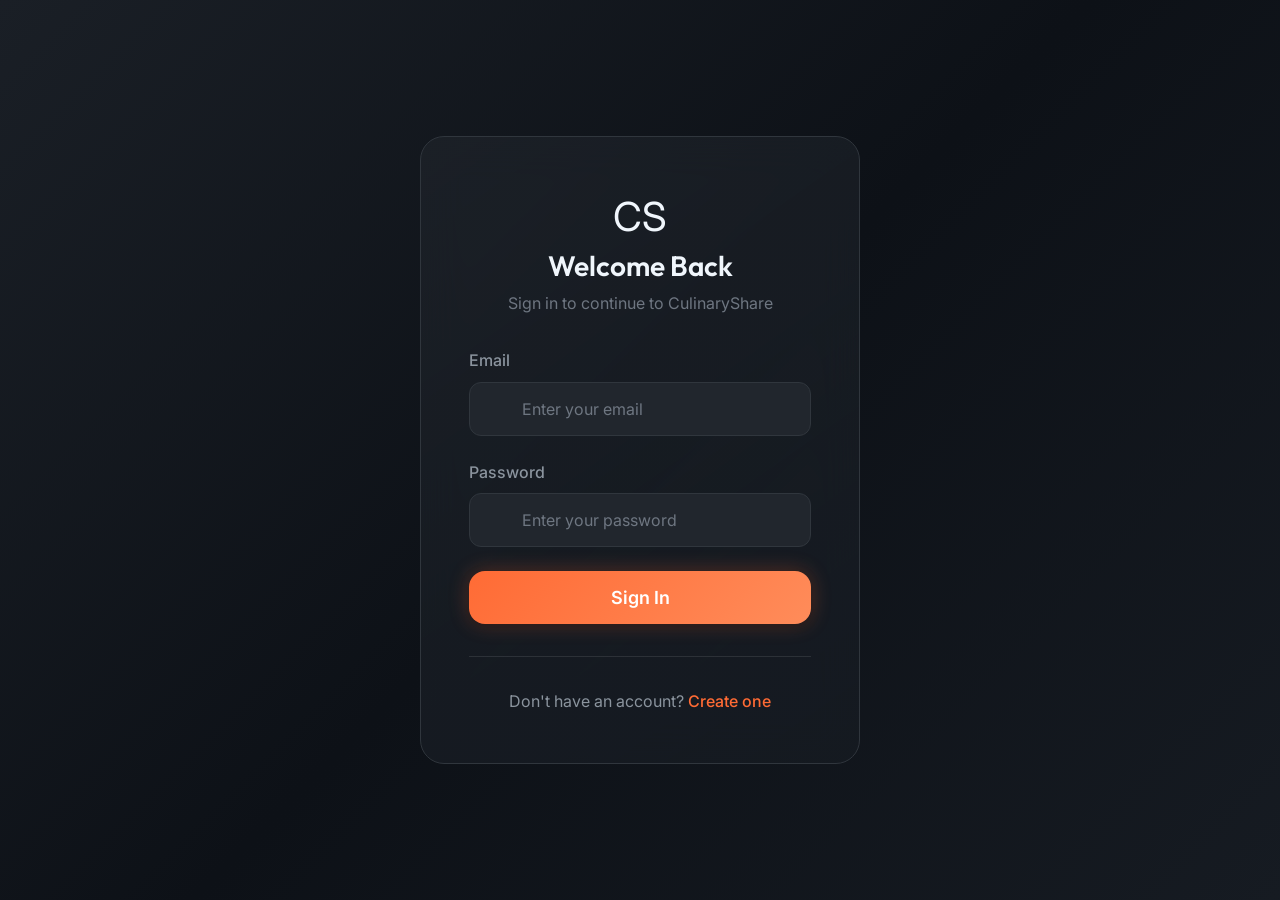
<file: frontend/profile.html>
<!doctype html>
<html lang="en">
  <head>
    <meta charset="UTF-8" />
    <meta name="viewport" content="width=device-width, initial-scale=1.0" />
    <meta name="description" content="Your profile on CulinaryShare" />
    <title>My Profile - CulinaryShare</title>
    <link rel="preconnect" href="https://fonts.googleapis.com" />
    <link rel="preconnect" href="https://fonts.gstatic.com" crossorigin />
    <link
      href="https://fonts.googleapis.com/css2?family=Inter:wght@400;500;600;700&family=Outfit:wght@500;600;700&display=swap"
      rel="stylesheet"
    />
    <link rel="stylesheet" href="css/styles.css" />
    <style>
      .profile-page {
        padding-top: 100px;
        min-height: 100vh;
      }

      .profile-header {
        background: var(--gradient-card);
        border: 1px solid var(--border-color);
        border-radius: var(--radius-xl);
        padding: var(--spacing-2xl);
        margin-bottom: var(--spacing-xl);
        display: flex;
        align-items: center;
        gap: var(--spacing-xl);
        position: relative;
        overflow: hidden;
      }

      .profile-header::before {
        content: "";
        position: absolute;
        top: -50%;
        right: -20%;
        width: 60%;
        height: 150%;
        background: radial-gradient(
          circle,
          rgba(255, 107, 53, 0.1) 0%,
          transparent 60%
        );
        pointer-events: none;
      }

      @media (max-width: 768px) {
        .profile-header {
          flex-direction: column;
          text-align: center;
        }
      }

      .profile-avatar {
        width: 140px;
        height: 140px;
        border-radius: 50%;
        background: var(--gradient-primary);
        display: flex;
        align-items: center;
        justify-content: center;
        font-size: 4rem;
        font-weight: 700;
        flex-shrink: 0;
        box-shadow: var(--shadow-glow);
        position: relative;
        z-index: 1;
      }

      .profile-info {
        flex: 1;
        position: relative;
        z-index: 1;
      }

      .profile-name {
        font-size: 2rem;
        margin-bottom: var(--spacing-xs);
      }

      .profile-email {
        color: var(--text-muted);
        margin-bottom: var(--spacing-md);
      }

      .profile-badge {
        display: inline-flex;
        align-items: center;
        gap: var(--spacing-xs);
        padding: var(--spacing-xs) var(--spacing-md);
        background: rgba(255, 107, 53, 0.2);
        border: 1px solid rgba(255, 107, 53, 0.4);
        border-radius: var(--radius-full);
        font-size: 0.75rem;
        font-weight: 600;
        color: var(--primary-light);
        text-transform: uppercase;
      }

      .profile-stats {
        display: flex;
        gap: var(--spacing-xl);
        margin-top: var(--spacing-lg);
        padding-top: var(--spacing-lg);
        border-top: 1px solid var(--border-light);
      }

      .profile-stat {
        text-align: center;
      }

      .profile-stat-value {
        font-size: 1.75rem;
        font-weight: 700;
        color: var(--primary);
      }

      .profile-stat-label {
        font-size: 0.875rem;
        color: var(--text-muted);
      }

      .profile-actions {
        display: flex;
        gap: var(--spacing-md);
        position: relative;
        z-index: 1;
      }

      .tabs {
        display: flex;
        gap: var(--spacing-xs);
        background: var(--bg-card);
        padding: var(--spacing-xs);
        border-radius: var(--radius-lg);
        margin-bottom: var(--spacing-xl);
        border: 1px solid var(--border-color);
      }

      .tab {
        flex: 1;
        padding: var(--spacing-md) var(--spacing-lg);
        text-align: center;
        color: var(--text-secondary);
        border-radius: var(--radius-md);
        transition: all var(--transition-fast);
        cursor: pointer;
        font-weight: 500;
      }

      .tab:hover {
        color: var(--text-primary);
        background: var(--bg-elevated);
      }

      .tab.active {
        background: var(--primary);
        color: white;
      }

      .tab-content {
        display: none;
      }

      .tab-content.active {
        display: block;
      }

      .loading-container {
        display: flex;
        justify-content: center;
        padding: var(--spacing-3xl);
      }

      .no-recipes {
        text-align: center;
        padding: var(--spacing-3xl);
        background: var(--bg-card);
        border: 1px solid var(--border-color);
        border-radius: var(--radius-lg);
      }
    </style>
  </head>
  <body>
    <!-- Navigation -->
    <nav class="navbar" id="navbar">
      <div class="container">
        <a href="index.html" class="nav-brand">
          <span class="icon">CS</span>
          <span>CulinaryShare</span>
        </a>

        <div class="nav-links">
          <a href="index.html">Home</a>
          <a href="recipes.html">Recipes</a>
          <a href="categories.html">Categories</a>
        </div>

        <div class="nav-auth" id="nav-auth">
          <a href="create-recipe.html" class="btn btn-primary btn-sm">
            <span>+</span> New Recipe
          </a>
          <div class="nav-user" id="logout-btn" style="cursor: pointer">
            <div class="nav-user-avatar" id="nav-avatar">U</div>
            <span>Sign Out</span>
          </div>
        </div>
      </div>
    </nav>

    <main class="profile-page">
      <div class="container">
        <!-- Profile Header -->
        <div class="profile-header">
          <div class="profile-avatar" id="profile-avatar">U</div>
          <div class="profile-info">
            <h1 class="profile-name" id="profile-name">Loading...</h1>
            <p class="profile-email" id="profile-email">Loading...</p>
            <span class="profile-badge" id="profile-badge">
              <span></span>
              <span>User</span>
            </span>

            <div class="profile-stats">
              <div class="profile-stat">
                <div class="profile-stat-value" id="stat-recipes">0</div>
                <div class="profile-stat-label">Recipes</div>
              </div>
              <div class="profile-stat">
                <div class="profile-stat-value" id="stat-reviews">0</div>
                <div class="profile-stat-label">Reviews</div>
              </div>
              <div class="profile-stat">
                <div class="profile-stat-value" id="stat-rating">-</div>
                <div class="profile-stat-label">Avg Rating</div>
              </div>
            </div>
          </div>
          <div class="profile-actions">
            <a href="create-recipe.html" class="btn btn-primary">
              <span>+</span> New Recipe
            </a>
          </div>
        </div>

        <!-- Tabs -->
        <div class="tabs">
          <div class="tab active" data-tab="recipes">CS My Recipes</div>
          <div class="tab" data-tab="settings"> Settings</div>
        </div>

        <!-- Tab Content: My Recipes -->
        <div class="tab-content active" id="tab-recipes">
          <div class="recipe-grid" id="my-recipes">
            <div class="loading-container" style="grid-column: 1 / -1">
              <div class="spinner"></div>
            </div>
          </div>
        </div>

        <!-- Tab Content: Settings -->
        <div class="tab-content" id="tab-settings">
          <div
            class="form-section"
            style="
              max-width: 600px;
              background: var(--bg-card);
              border: 1px solid var(--border-color);
              border-radius: var(--radius-lg);
              padding: var(--spacing-xl);
            "
          >
            <h3 style="margin-bottom: var(--spacing-lg)">Account Settings</h3>

            <div class="form-group">
              <label class="form-label">Username</label>
              <input
                type="text"
                class="form-input"
                id="settings-username"
                disabled
              />
            </div>

            <div class="form-group">
              <label class="form-label">Email</label>
              <input
                type="email"
                class="form-input"
                id="settings-email"
                disabled
              />
            </div>

            <div class="form-group">
              <label class="form-label">Member Since</label>
              <input
                type="text"
                class="form-input"
                id="settings-joined"
                disabled
              />
            </div>

            <hr
              style="
                border: none;
                border-top: 1px solid var(--border-color);
                margin: var(--spacing-xl) 0;
              "
            />

            <h4 style="margin-bottom: var(--spacing-md); color: var(--error)">
              Danger Zone
            </h4>
            <button
              class="btn btn-secondary"
              id="logout-settings-btn"
              style="color: var(--error); border-color: var(--error)"
            >
               Sign Out
            </button>
          </div>
        </div>
      </div>
    </main>

    <!-- Footer -->
    <footer class="footer">
      <div class="container">
        <div class="footer-bottom">
          <p>&copy; 2026 CulinaryShare. NoSQL Final Project.</p>
        </div>
      </div>
    </footer>

    <script src="js/api.js"></script>
    <script src="js/utils.js"></script>
    <script>
      // Check authentication
      if (!TokenManager.isLoggedIn()) {
        window.location.href = "login.html";
      }

      // State
      let userRecipes = [];
      let categories = [];

      // DOM Elements
      const profileAvatar = document.getElementById("profile-avatar");
      const profileName = document.getElementById("profile-name");
      const profileEmail = document.getElementById("profile-email");
      const profileBadge = document.getElementById("profile-badge");
      const navAvatar = document.getElementById("nav-avatar");
      const myRecipes = document.getElementById("my-recipes");

      // Tab switching
      document.querySelectorAll(".tab").forEach((tab) => {
        tab.addEventListener("click", () => {
          document
            .querySelectorAll(".tab")
            .forEach((t) => t.classList.remove("active"));
          document
            .querySelectorAll(".tab-content")
            .forEach((c) => c.classList.remove("active"));

          tab.classList.add("active");
          document
            .getElementById(`tab-${tab.dataset.tab}`)
            .classList.add("active");
        });
      });

      // Logout handlers
      document.getElementById("logout-btn").addEventListener("click", () => {
        AuthAPI.logout();
      });

      document
        .getElementById("logout-settings-btn")
        .addEventListener("click", () => {
          AuthAPI.logout();
        });

      // Load user data
      async function loadUserData() {
        try {
          const response = await AuthAPI.getMe();
          const user = response.data;

          // Update profile
          profileAvatar.textContent = getInitials(user.username);
          navAvatar.textContent = getInitials(user.username);
          profileName.textContent = user.username;
          profileEmail.textContent = user.email;

          // Badge
          if (user.role === "ADMIN") {
            profileBadge.innerHTML = "<span></span><span>Admin</span>";
            profileBadge.style.background = "rgba(46, 196, 182, 0.2)";
            profileBadge.style.borderColor = "rgba(46, 196, 182, 0.4)";
            profileBadge.style.color = "var(--secondary)";
          }

          // Settings
          document.getElementById("settings-username").value = user.username;
          document.getElementById("settings-email").value = user.email;
          document.getElementById("settings-joined").value = formatDate(
            user.createdAt,
          );

          // Update stored user
          TokenManager.setUser(user);

          // Load user recipes
          loadUserRecipes(user.id);
        } catch (error) {
          console.error("Failed to load user data:", error);
          showNotification("Failed to load profile", "error");
        }
      }

      // Load categories
      async function loadCategories() {
        try {
          const response = await CategoriesAPI.getAll();
          categories = response.data || [];
        } catch (error) {
          console.error("Failed to load categories:", error);
        }
      }

      // Get category name
      function getCategoryName(categoryId) {
        const category = categories.find((c) => c.id === categoryId);
        return category ? category.name : "Recipe";
      }

      // Create recipe card
      function createRecipeCard(recipe) {
        return `
        <a href="recipe.html?id=${recipe.id}" class="card">
          <div class="card-image">
            <img src="${getRecipeImage(recipe)}" alt="${recipe.title}">
            <span class="card-badge">${getCategoryName(recipe.categoryId)}</span>
          </div>
          <div class="card-content">
            <h3 class="card-title">${recipe.title}</h3>
            <p style="color: var(--text-muted); font-size: 0.875rem; margin-bottom: var(--spacing-md); display: -webkit-box; -webkit-line-clamp: 2; -webkit-box-orient: vertical; overflow: hidden;">
              ${recipe.description || "No description."}
            </p>
            <div class="card-meta">
              <div class="card-rating">
                <span>${generateStars(recipe.averageRating || 0)}</span>
                <span>${(recipe.averageRating || 0).toFixed(1)}</span>
              </div>
              <span class="card-meta-item">
                 ${recipe.reviewCount || 0}
              </span>
            </div>
            <div class="card-footer">
              <span style="font-size: 0.75rem; color: var(--text-muted);">
                ${formatDate(recipe.createdAt)}
              </span>
              <a href="create-recipe.html?id=${recipe.id}" class="btn btn-sm btn-ghost">
                Edit Edit
              </a>
            </div>
          </div>
        </a>
      `;
      }

      // Load user recipes
      async function loadUserRecipes(userId) {
        try {
          const response = await RecipesAPI.getAll({ userId, limit: 50 });
          userRecipes = response.data?.recipes || response.data || [];

          // Update stats
          document.getElementById("stat-recipes").textContent =
            userRecipes.length;

          // Calculate total reviews and average rating
          let totalReviews = 0;
          let totalRating = 0;
          let ratedCount = 0;

          userRecipes.forEach((recipe) => {
            totalReviews += recipe.reviewCount || 0;
            if (recipe.averageRating > 0) {
              totalRating += recipe.averageRating;
              ratedCount++;
            }
          });

          document.getElementById("stat-reviews").textContent = totalReviews;
          document.getElementById("stat-rating").textContent =
            ratedCount > 0 ? (totalRating / ratedCount).toFixed(1) : "-";

          // Render recipes
          if (userRecipes.length > 0) {
            myRecipes.innerHTML = userRecipes.map(createRecipeCard).join("");
          } else {
            myRecipes.innerHTML = `
            <div class="no-recipes" style="grid-column: 1 / -1;">
              <div class="empty-state-icon" style="font-size: 4rem; margin-bottom: var(--spacing-lg);"></div>
              <h3>No recipes yet</h3>
              <p style="color: var(--text-muted); margin-bottom: var(--spacing-lg);">
                Share your first recipe with the community!
              </p>
              <a href="create-recipe.html" class="btn btn-primary">Create Recipe</a>
            </div>
          `;
          }
        } catch (error) {
          console.error("Failed to load recipes:", error);
          myRecipes.innerHTML = `
          <div class="no-recipes" style="grid-column: 1 / -1;">
            <p style="color: var(--text-muted);">Failed to load recipes.</p>
          </div>
        `;
        }
      }

      // Initialize
      document.addEventListener("DOMContentLoaded", async () => {
        await loadCategories();
        loadUserData();
      });
    </script>
  </body>
</html>
</file>
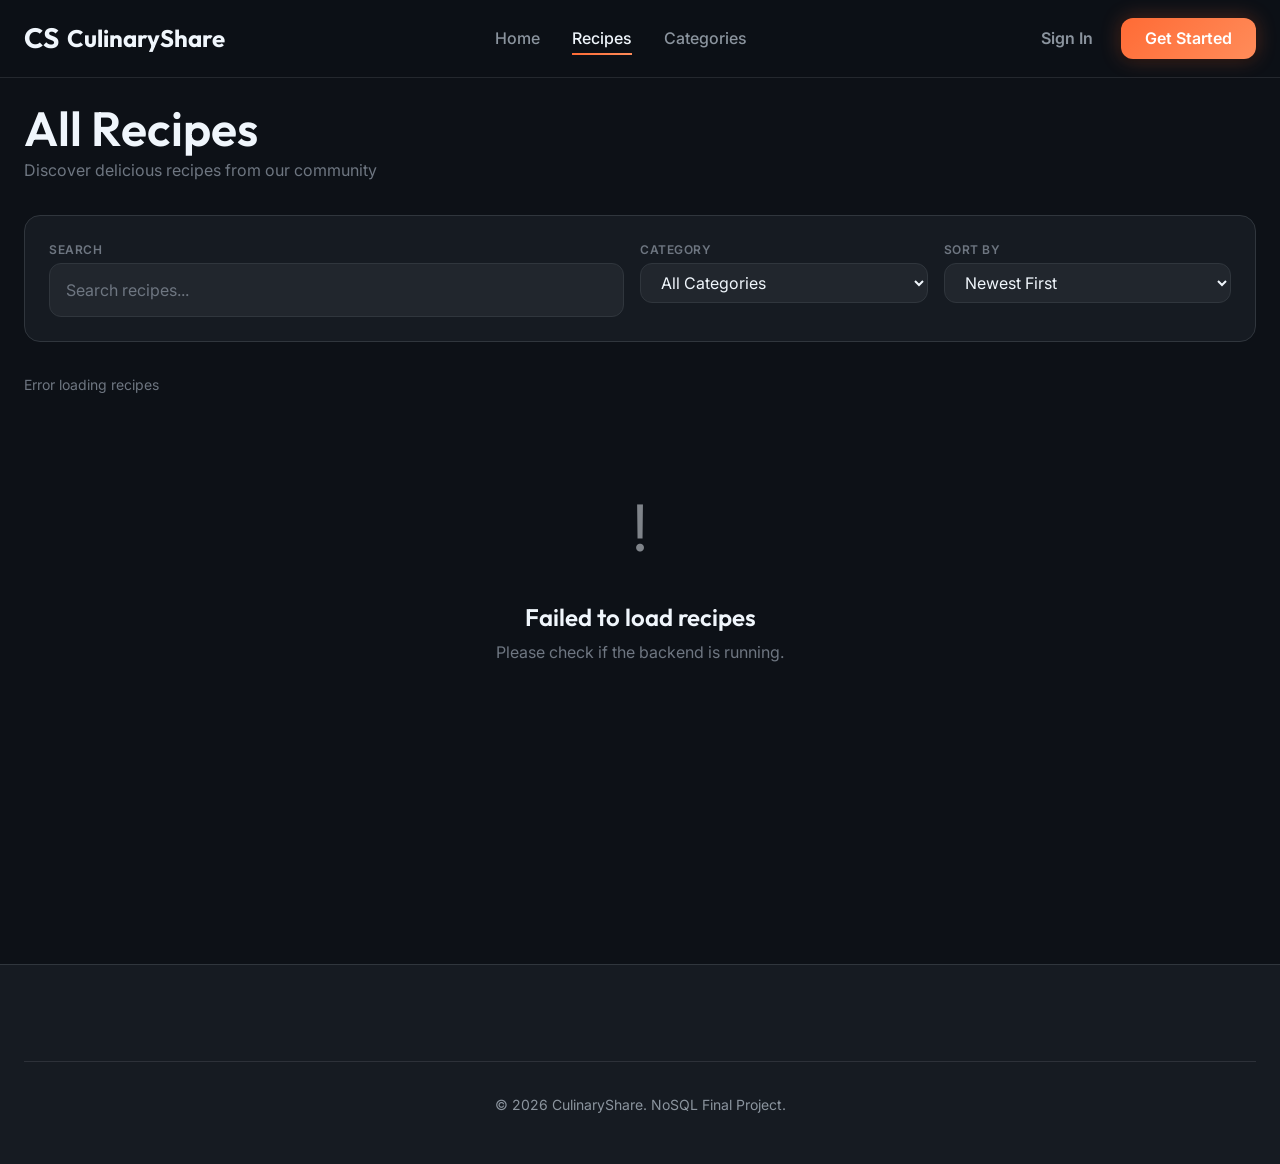
<file: frontend/recipes.html>
<!doctype html>
<html lang="en">
  <head>
    <meta charset="UTF-8" />
    <meta name="viewport" content="width=device-width, initial-scale=1.0" />
    <meta
      name="description"
      content="Browse all recipes on CulinaryShare. Filter by category and discover new dishes."
    />
    <title>All Recipes - CulinaryShare</title>
    <link rel="preconnect" href="https://fonts.googleapis.com" />
    <link rel="preconnect" href="https://fonts.gstatic.com" crossorigin />
    <link
      href="https://fonts.googleapis.com/css2?family=Inter:wght@400;500;600;700&family=Outfit:wght@500;600;700&display=swap"
      rel="stylesheet"
    />
    <link rel="stylesheet" href="css/styles.css" />
    <style>
      .recipes-page {
        padding-top: 100px;
        min-height: 100vh;
      }

      .page-header {
        margin-bottom: var(--spacing-xl);
      }

      .filters-bar {
        display: flex;
        flex-wrap: wrap;
        gap: var(--spacing-md);
        padding: var(--spacing-lg);
        background: var(--bg-card);
        border: 1px solid var(--border-color);
        border-radius: var(--radius-lg);
        margin-bottom: var(--spacing-xl);
      }

      .filter-group {
        flex: 1;
        min-width: 200px;
      }

      .filter-label {
        display: block;
        font-size: 0.75rem;
        font-weight: 600;
        color: var(--text-muted);
        margin-bottom: var(--spacing-xs);
        text-transform: uppercase;
        letter-spacing: 0.5px;
      }

      .filter-select {
        width: 100%;
        padding: var(--spacing-sm) var(--spacing-md);
        background: var(--bg-elevated);
        border: 1px solid var(--border-color);
        border-radius: var(--radius-md);
        color: var(--text-primary);
        cursor: pointer;
      }

      .filter-select:focus {
        border-color: var(--primary);
      }

      .search-input {
        flex: 2;
        min-width: 300px;
      }

      .pagination {
        display: flex;
        justify-content: center;
        gap: var(--spacing-sm);
        margin-top: var(--spacing-xl);
      }

      .pagination-btn {
        padding: var(--spacing-sm) var(--spacing-md);
        background: var(--bg-elevated);
        border: 1px solid var(--border-color);
        border-radius: var(--radius-md);
        color: var(--text-secondary);
        cursor: pointer;
        transition: all var(--transition-fast);
      }

      .pagination-btn:hover,
      .pagination-btn.active {
        background: var(--primary);
        border-color: var(--primary);
        color: white;
      }

      .pagination-btn:disabled {
        opacity: 0.5;
        cursor: not-allowed;
      }

      .results-info {
        color: var(--text-muted);
        font-size: 0.875rem;
        margin-bottom: var(--spacing-md);
      }
    </style>
  </head>
  <body>
    <!-- Navigation -->
    <nav class="navbar" id="navbar">
      <div class="container">
        <a href="index.html" class="nav-brand">
          <span class="icon">CS</span>
          <span>CulinaryShare</span>
        </a>

        <div class="nav-links">
          <a href="index.html">Home</a>
          <a href="recipes.html" class="active">Recipes</a>
          <a href="categories.html">Categories</a>
        </div>

        <div class="nav-auth" id="nav-auth">
          <div id="auth-buttons">
            <a href="login.html" class="btn btn-ghost">Sign In</a>
            <a href="register.html" class="btn btn-primary">Get Started</a>
          </div>
          <div id="user-menu" class="hidden">
            <a href="create-recipe.html" class="btn btn-primary btn-sm">
              <span>+</span> New Recipe
            </a>
            <a href="profile.html" class="nav-user">
              <div class="nav-user-avatar" id="user-avatar">U</div>
              <span id="user-name">User</span>
            </a>
          </div>
        </div>
      </div>
    </nav>

    <main class="recipes-page">
      <div class="container">
        <div class="page-header">
          <h1>All Recipes</h1>
          <p class="text-muted">
            Discover delicious recipes from our community
          </p>
        </div>

        <!-- Filters -->
        <div class="filters-bar">
          <div class="filter-group search-input">
            <label class="filter-label">Search</label>
            <input
              type="text"
              id="search-input"
              class="form-input"
              placeholder="Search recipes..."
            />
          </div>

          <div class="filter-group">
            <label class="filter-label">Category</label>
            <select id="category-filter" class="filter-select">
              <option value="">All Categories</option>
            </select>
          </div>

          <div class="filter-group">
            <label class="filter-label">Sort By</label>
            <select id="sort-filter" class="filter-select">
              <option value="-createdAt">Newest First</option>
              <option value="createdAt">Oldest First</option>
              <option value="-averageRating">Highest Rated</option>
              <option value="-reviewCount">Most Reviewed</option>
              <option value="title">A-Z</option>
            </select>
          </div>
        </div>

        <!-- Results Info -->
        <p class="results-info" id="results-info">Loading recipes...</p>

        <!-- Recipe Grid -->
        <div class="recipe-grid" id="recipes-grid">
          <!-- Skeleton loaders -->
          <div class="card">
            <div class="card-image skeleton" style="height: 200px"></div>
            <div class="card-content">
              <div
                class="skeleton"
                style="height: 24px; width: 80%; margin-bottom: 10px"
              ></div>
              <div class="skeleton" style="height: 16px; width: 60%"></div>
            </div>
          </div>
          <div class="card">
            <div class="card-image skeleton" style="height: 200px"></div>
            <div class="card-content">
              <div
                class="skeleton"
                style="height: 24px; width: 80%; margin-bottom: 10px"
              ></div>
              <div class="skeleton" style="height: 16px; width: 60%"></div>
            </div>
          </div>
          <div class="card">
            <div class="card-image skeleton" style="height: 200px"></div>
            <div class="card-content">
              <div
                class="skeleton"
                style="height: 24px; width: 80%; margin-bottom: 10px"
              ></div>
              <div class="skeleton" style="height: 16px; width: 60%"></div>
            </div>
          </div>
        </div>

        <!-- Pagination -->
        <div class="pagination" id="pagination">
          <!-- Will be populated by JS -->
        </div>
      </div>
    </main>

    <!-- Footer -->
    <footer class="footer">
      <div class="container">
        <div class="footer-bottom">
          <p>&copy; 2026 CulinaryShare. NoSQL Final Project.</p>
        </div>
      </div>
    </footer>

    <script src="js/api.js"></script>
    <script src="js/utils.js"></script>
    <script>
      // State
      let currentPage = 1;
      let totalPages = 1;
      let categories = [];

      // DOM Elements
      const recipesGrid = document.getElementById("recipes-grid");
      const resultsInfo = document.getElementById("results-info");
      const pagination = document.getElementById("pagination");
      const searchInput = document.getElementById("search-input");
      const categoryFilter = document.getElementById("category-filter");
      const sortFilter = document.getElementById("sort-filter");
      const authButtons = document.getElementById("auth-buttons");
      const userMenu = document.getElementById("user-menu");
      const userAvatar = document.getElementById("user-avatar");
      const userName = document.getElementById("user-name");

      // Update auth UI
      function updateAuthUI() {
        if (TokenManager.isLoggedIn()) {
          const user = TokenManager.getUser();
          authButtons.classList.add("hidden");
          userMenu.classList.remove("hidden");
          userAvatar.textContent = getInitials(user?.username || "U");
          userName.textContent = user?.username || "User";
        }
      }

      // Create recipe card HTML
      function createRecipeCard(recipe) {
        const categoryName = getCategoryName(recipe.categoryId);
        return `
        <a href="recipe.html?id=${recipe.id}" class="card">
          <div class="card-image">
            <img src="${getRecipeImage(recipe)}" alt="${recipe.title}">
            <span class="card-badge">${categoryName}</span>
          </div>
          <div class="card-content">
            <h3 class="card-title">${recipe.title}</h3>
            <p style="color: var(--text-muted); font-size: 0.875rem; margin-bottom: var(--spacing-md); display: -webkit-box; -webkit-line-clamp: 2; -webkit-box-orient: vertical; overflow: hidden;">
              ${recipe.description || "A delicious recipe waiting to be discovered."}
            </p>
            <div class="card-meta">
              <div class="card-rating">
                <span>${generateStars(recipe.averageRating || 0)}</span>
                <span>${(recipe.averageRating || 0).toFixed(1)}</span>
              </div>
              <span class="card-meta-item">
                 ${formatCookingTime(recipe.cookingTime || 30)}
              </span>
            </div>
            <div class="card-footer">
              <span style="font-size: 0.875rem; color: var(--text-muted);">
                 ${recipe.servings || 4} servings
              </span>
              <span style="font-size: 0.875rem; color: var(--text-muted);">
                 ${recipe.reviewCount || 0} reviews
              </span>
            </div>
          </div>
        </a>
      `;
      }

      // Get category name by ID
      function getCategoryName(categoryId) {
        const category = categories.find((c) => c.id === categoryId);
        return category ? category.name : "Recipe";
      }

      // Load categories
      async function loadCategories() {
        try {
          const response = await CategoriesAPI.getAll();
          categories = response.data || [];

          categoryFilter.innerHTML = '<option value="">All Categories</option>';
          categories.forEach((cat) => {
            categoryFilter.innerHTML += `<option value="${cat.id}">${cat.name}</option>`;
          });

          // Set initial category from URL
          const params = getUrlParams();
          if (params.category) {
            categoryFilter.value = params.category;
          }
        } catch (error) {
          console.error("Failed to load categories:", error);
        }
      }

      // Load recipes
      async function loadRecipes() {
        const params = {
          page: currentPage,
          limit: 9,
          sort: sortFilter.value,
        };

        const search = searchInput.value.trim();
        if (search) {
          params.search = search;
        }

        const category = categoryFilter.value;
        if (category) {
          params.categoryId = category;
        }

        try {
          const response = await RecipesAPI.getAll(params);
          const data = response.data || {};
          const recipes = data.recipes || data || [];
          totalPages = data.totalPages || 1;

          if (recipes.length > 0) {
            recipesGrid.innerHTML = recipes.map(createRecipeCard).join("");
            resultsInfo.textContent = `Showing ${recipes.length} recipes${data.total ? ` of ${data.total}` : ""}`;
          } else {
            recipesGrid.innerHTML = `
            <div class="empty-state" style="grid-column: 1 / -1;">
              <div class="empty-state-icon"></div>
              <h3>No recipes found</h3>
              <p>Try adjusting your filters or search terms.</p>
            </div>
          `;
            resultsInfo.textContent = "No recipes found";
          }

          renderPagination();
        } catch (error) {
          console.error("Failed to load recipes:", error);
          recipesGrid.innerHTML = `
          <div class="empty-state" style="grid-column: 1 / -1;">
            <div class="empty-state-icon">!</div>
            <h3>Failed to load recipes</h3>
            <p>Please check if the backend is running.</p>
          </div>
        `;
          resultsInfo.textContent = "Error loading recipes";
        }
      }

      // Render pagination
      function renderPagination() {
        if (totalPages <= 1) {
          pagination.innerHTML = "";
          return;
        }

        let html = "";

        // Previous button
        html += `<button class="pagination-btn" ${currentPage === 1 ? "disabled" : ""} data-page="${currentPage - 1}">← Prev</button>`;

        // Page numbers
        for (let i = 1; i <= totalPages; i++) {
          if (
            i === 1 ||
            i === totalPages ||
            (i >= currentPage - 1 && i <= currentPage + 1)
          ) {
            html += `<button class="pagination-btn ${i === currentPage ? "active" : ""}" data-page="${i}">${i}</button>`;
          } else if (i === currentPage - 2 || i === currentPage + 2) {
            html += `<span style="padding: 0 var(--spacing-sm); color: var(--text-muted);">...</span>`;
          }
        }

        // Next button
        html += `<button class="pagination-btn" ${currentPage === totalPages ? "disabled" : ""} data-page="${currentPage + 1}">Next →</button>`;

        pagination.innerHTML = html;

        // Add event listeners
        pagination.querySelectorAll(".pagination-btn").forEach((btn) => {
          btn.addEventListener("click", () => {
            const page = parseInt(btn.dataset.page);
            if (
              page &&
              page !== currentPage &&
              page >= 1 &&
              page <= totalPages
            ) {
              currentPage = page;
              loadRecipes();
              window.scrollTo({ top: 0, behavior: "smooth" });
            }
          });
        });
      }

      // Debounced search
      const debouncedSearch = debounce(() => {
        currentPage = 1;
        loadRecipes();
      }, 300);

      // Event listeners
      searchInput.addEventListener("input", debouncedSearch);

      categoryFilter.addEventListener("change", () => {
        currentPage = 1;
        loadRecipes();
      });

      sortFilter.addEventListener("change", () => {
        currentPage = 1;
        loadRecipes();
      });

      // Initialize
      document.addEventListener("DOMContentLoaded", async () => {
        updateAuthUI();
        await loadCategories();
        loadRecipes();
      });
    </script>
  </body>
</html>
</file>
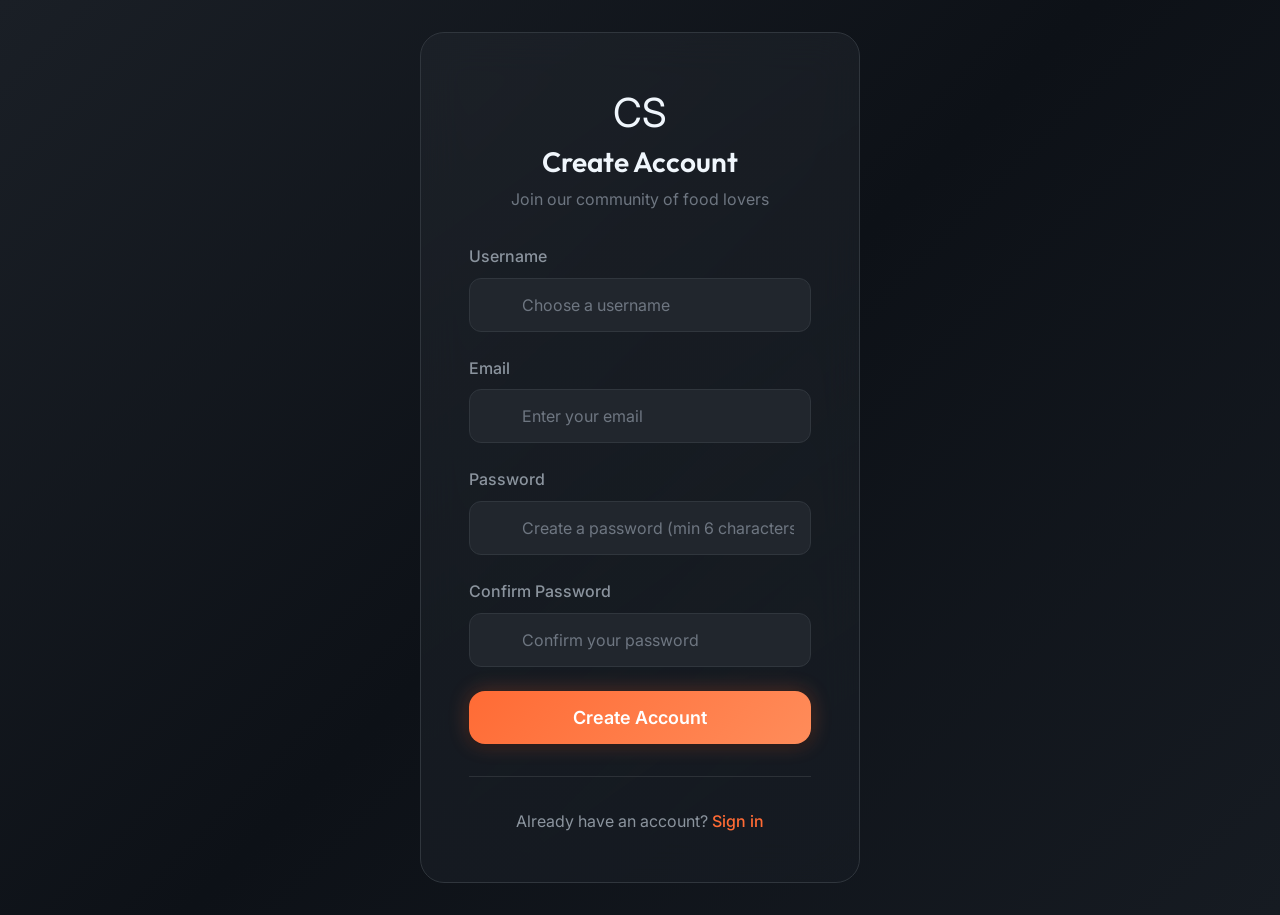
<file: frontend/register.html>
<!doctype html>
<html lang="en">
  <head>
    <meta charset="UTF-8" />
    <meta name="viewport" content="width=device-width, initial-scale=1.0" />
    <meta
      name="description"
      content="Create your CulinaryShare account and start sharing your favorite recipes."
    />
    <title>Sign Up - CulinaryShare</title>
    <link rel="preconnect" href="https://fonts.googleapis.com" />
    <link rel="preconnect" href="https://fonts.gstatic.com" crossorigin />
    <link
      href="https://fonts.googleapis.com/css2?family=Inter:wght@400;500;600;700&family=Outfit:wght@500;600;700&display=swap"
      rel="stylesheet"
    />
    <link rel="stylesheet" href="css/styles.css" />
  </head>
  <body>
    <div class="auth-page">
      <div class="auth-card">
        <div class="auth-header">
          <a href="index.html" class="auth-logo">CS</a>
          <h1>Create Account</h1>
          <p>Join our community of food lovers</p>
        </div>

        <div id="error-alert" class="alert alert-error hidden">
          <span></span>
          <span id="error-message">Error message</span>
        </div>

        <div id="success-alert" class="alert alert-success hidden">
          <span></span>
          <span>Account created successfully! Redirecting...</span>
        </div>

        <form id="register-form">
          <div class="form-group">
            <label class="form-label" for="username">Username</label>
            <div class="form-input-icon">
              <span class="icon"></span>
              <input
                type="text"
                id="username"
                name="username"
                class="form-input"
                placeholder="Choose a username"
                required
                autocomplete="username"
              />
            </div>
          </div>

          <div class="form-group">
            <label class="form-label" for="email">Email</label>
            <div class="form-input-icon">
              <span class="icon"></span>
              <input
                type="email"
                id="email"
                name="email"
                class="form-input"
                placeholder="Enter your email"
                required
                autocomplete="email"
              />
            </div>
          </div>

          <div class="form-group">
            <label class="form-label" for="password">Password</label>
            <div class="form-input-icon">
              <span class="icon"></span>
              <input
                type="password"
                id="password"
                name="password"
                class="form-input"
                placeholder="Create a password (min 6 characters)"
                required
                minlength="6"
                autocomplete="new-password"
              />
            </div>
          </div>

          <div class="form-group">
            <label class="form-label" for="confirmPassword"
              >Confirm Password</label
            >
            <div class="form-input-icon">
              <span class="icon"></span>
              <input
                type="password"
                id="confirmPassword"
                name="confirmPassword"
                class="form-input"
                placeholder="Confirm your password"
                required
                autocomplete="new-password"
              />
            </div>
          </div>

          <button
            type="submit"
            class="btn btn-primary btn-lg"
            style="width: 100%"
            id="submit-btn"
          >
            Create Account
          </button>
        </form>

        <div class="auth-footer">
          <p>Already have an account? <a href="login.html">Sign in</a></p>
        </div>
      </div>
    </div>

    <script src="js/api.js"></script>
    <script src="js/utils.js"></script>
    <script>
      // Redirect if already logged in
      if (TokenManager.isLoggedIn()) {
        window.location.href = "index.html";
      }

      const form = document.getElementById("register-form");
      const errorAlert = document.getElementById("error-alert");
      const errorMessage = document.getElementById("error-message");
      const successAlert = document.getElementById("success-alert");
      const submitBtn = document.getElementById("submit-btn");

      function showError(message) {
        errorMessage.textContent = message;
        errorAlert.classList.remove("hidden");
        successAlert.classList.add("hidden");
      }

      function showSuccess() {
        successAlert.classList.remove("hidden");
        errorAlert.classList.add("hidden");
      }

      function hideAlerts() {
        errorAlert.classList.add("hidden");
        successAlert.classList.add("hidden");
      }

      form.addEventListener("submit", async (e) => {
        e.preventDefault();
        hideAlerts();

        const formData = new FormData(form);
        const username = formData.get("username").trim();
        const email = formData.get("email").trim();
        const password = formData.get("password");
        const confirmPassword = formData.get("confirmPassword");

        // Validate
        const errors = validateForm(
          { username, email, password, confirmPassword },
          {
            username: { required: true, minLength: 3, label: "Username" },
            email: { required: true, email: true, label: "Email" },
            password: { required: true, minLength: 6, label: "Password" },
            confirmPassword: {
              required: true,
              match: "password",
              label: "Confirm Password",
            },
          },
        );

        if (Object.keys(errors).length > 0) {
          showFormErrors(errors);
          return;
        }

        // Submit
        setButtonLoading(submitBtn, true);

        try {
          await AuthAPI.register({ username, email, password });
          showSuccess();

          // Redirect after short delay
          setTimeout(() => {
            window.location.href = "index.html";
          }, 1500);
        } catch (error) {
          console.error("Registration failed:", error);
          let message = "Registration failed. Please try again.";

          if (error.message) {
            if (error.message.includes("email")) {
              message = "This email is already registered.";
            } else if (error.message.includes("username")) {
              message = "This username is already taken.";
            } else {
              message = error.message;
            }
          }

          showError(message);
        } finally {
          setButtonLoading(submitBtn, false);
        }
      });
    </script>
  </body>
</html>
</file>
<file: frontend/css/styles.css>
/* ===== CSS Variables & Design System ===== */
:root {
  /* Colors */
  --primary: #ff6b35;
  --primary-dark: #e55a2b;
  --primary-light: #ff8c5a;
  --secondary: #2ec4b6;
  --secondary-dark: #25a99d;

  --bg-dark: #0d1117;
  --bg-card: #161b22;
  --bg-elevated: #21262d;
  --bg-hover: #30363d;

  --text-primary: #f0f6fc;
  --text-secondary: #8b949e;
  --text-muted: #6e7681;

  --border-color: #30363d;
  --border-light: rgba(240, 246, 252, 0.1);

  --success: #3fb950;
  --warning: #d29922;
  --error: #f85149;

  /* Gradients */
  --gradient-primary: linear-gradient(135deg, #ff6b35 0%, #ff8c5a 100%);
  --gradient-secondary: linear-gradient(135deg, #2ec4b6 0%, #3dd6c7 100%);
  --gradient-hero: linear-gradient(
    135deg,
    #1a1f26 0%,
    #0d1117 50%,
    #161b22 100%
  );
  --gradient-card: linear-gradient(
    145deg,
    rgba(33, 38, 45, 0.6) 0%,
    rgba(22, 27, 34, 0.8) 100%
  );

  /* Shadows */
  --shadow-sm: 0 2px 8px rgba(0, 0, 0, 0.3);
  --shadow-md: 0 4px 16px rgba(0, 0, 0, 0.4);
  --shadow-lg: 0 8px 32px rgba(0, 0, 0, 0.5);
  --shadow-glow: 0 0 40px rgba(255, 107, 53, 0.2);

  /* Typography */
  --font-main:
    "Inter", -apple-system, BlinkMacSystemFont, "Segoe UI", sans-serif;
  --font-display: "Outfit", var(--font-main);

  /* Spacing */
  --spacing-xs: 0.25rem;
  --spacing-sm: 0.5rem;
  --spacing-md: 1rem;
  --spacing-lg: 1.5rem;
  --spacing-xl: 2rem;
  --spacing-2xl: 3rem;
  --spacing-3xl: 4rem;

  /* Border Radius */
  --radius-sm: 6px;
  --radius-md: 12px;
  --radius-lg: 16px;
  --radius-xl: 24px;
  --radius-full: 9999px;

  /* Transitions */
  --transition-fast: 150ms ease;
  --transition-base: 250ms ease;
  --transition-slow: 400ms ease;
}

/* ===== Reset & Base ===== */
*,
*::before,
*::after {
  box-sizing: border-box;
  margin: 0;
  padding: 0;
}

html {
  scroll-behavior: smooth;
}

body {
  font-family: var(--font-main);
  background: var(--bg-dark);
  color: var(--text-primary);
  line-height: 1.6;
  min-height: 100vh;
  overflow-x: hidden;
}

a {
  color: inherit;
  text-decoration: none;
  transition: color var(--transition-fast);
}

img {
  max-width: 100%;
  height: auto;
  display: block;
}

ul,
ol {
  list-style: none;
}

button,
input,
textarea,
select {
  font-family: inherit;
  font-size: inherit;
  color: inherit;
  border: none;
  outline: none;
  background: none;
}

button {
  cursor: pointer;
}

/* ===== Typography ===== */
h1,
h2,
h3,
h4,
h5,
h6 {
  font-family: var(--font-display);
  font-weight: 600;
  line-height: 1.2;
  color: var(--text-primary);
}

h1 {
  font-size: 3rem;
}
h2 {
  font-size: 2.25rem;
}
h3 {
  font-size: 1.5rem;
}
h4 {
  font-size: 1.25rem;
}
h5 {
  font-size: 1rem;
}

p {
  color: var(--text-secondary);
}

/* ===== Container ===== */
.container {
  width: 100%;
  max-width: 1280px;
  margin: 0 auto;
  padding: 0 var(--spacing-lg);
}

/* ===== Navigation ===== */
.navbar {
  position: fixed;
  top: 0;
  left: 0;
  right: 0;
  z-index: 1000;
  background: rgba(13, 17, 23, 0.85);
  backdrop-filter: blur(20px);
  border-bottom: 1px solid var(--border-light);
  padding: var(--spacing-md) 0;
}

.navbar .container {
  display: flex;
  align-items: center;
  justify-content: space-between;
}

.nav-brand {
  display: flex;
  align-items: center;
  gap: var(--spacing-sm);
  font-family: var(--font-display);
  font-size: 1.5rem;
  font-weight: 700;
  color: var(--text-primary);
}

.nav-brand .icon {
  font-size: 1.75rem;
}

.brand-icon {
  display: inline-flex;
  align-items: center;
  justify-content: center;
  width: 36px;
  height: 36px;
  background: var(--gradient-primary);
  border-radius: var(--radius-md);
  font-size: 0.875rem;
  font-weight: 700;
  color: white;
}

.nav-links {
  display: flex;
  align-items: center;
  gap: var(--spacing-xl);
}

.nav-links a {
  color: var(--text-secondary);
  font-weight: 500;
  position: relative;
  padding: var(--spacing-xs) 0;
}

.nav-links a::after {
  content: "";
  position: absolute;
  bottom: 0;
  left: 0;
  width: 0;
  height: 2px;
  background: var(--gradient-primary);
  transition: width var(--transition-base);
}

.nav-links a:hover,
.nav-links a.active {
  color: var(--text-primary);
}

.nav-links a:hover::after,
.nav-links a.active::after {
  width: 100%;
}

.nav-auth {
  display: flex;
  align-items: center;
  gap: var(--spacing-md);
}

.nav-user {
  display: flex;
  align-items: center;
  gap: var(--spacing-sm);
  padding: var(--spacing-sm) var(--spacing-md);
  background: var(--bg-elevated);
  border-radius: var(--radius-full);
  cursor: pointer;
  transition: background var(--transition-fast);
}

.nav-user:hover {
  background: var(--bg-hover);
}

.nav-user-avatar {
  width: 32px;
  height: 32px;
  border-radius: 50%;
  background: var(--gradient-primary);
  display: flex;
  align-items: center;
  justify-content: center;
  font-weight: 600;
  font-size: 0.875rem;
}

/* ===== Buttons ===== */
.btn {
  display: inline-flex;
  align-items: center;
  justify-content: center;
  gap: var(--spacing-sm);
  padding: var(--spacing-sm) var(--spacing-lg);
  font-weight: 600;
  border-radius: var(--radius-md);
  transition: all var(--transition-base);
  white-space: nowrap;
}

.btn-primary {
  background: var(--gradient-primary);
  color: white;
  box-shadow:
    var(--shadow-sm),
    0 0 20px rgba(255, 107, 53, 0.3);
}

.btn-primary:hover {
  transform: translateY(-2px);
  box-shadow:
    var(--shadow-md),
    0 0 30px rgba(255, 107, 53, 0.4);
}

.btn-secondary {
  background: var(--bg-elevated);
  color: var(--text-primary);
  border: 1px solid var(--border-color);
}

.btn-secondary:hover {
  background: var(--bg-hover);
  border-color: var(--text-muted);
}

.btn-ghost {
  color: var(--text-secondary);
}

.btn-ghost:hover {
  color: var(--text-primary);
  background: var(--bg-elevated);
}

.btn-lg {
  padding: var(--spacing-md) var(--spacing-xl);
  font-size: 1.125rem;
  border-radius: var(--radius-lg);
}

.btn-sm {
  padding: var(--spacing-xs) var(--spacing-md);
  font-size: 0.875rem;
}

.btn-icon {
  width: 40px;
  height: 40px;
  padding: 0;
  border-radius: var(--radius-md);
}

/* ===== Cards ===== */
.card {
  background: var(--gradient-card);
  backdrop-filter: blur(10px);
  border: 1px solid var(--border-color);
  border-radius: var(--radius-lg);
  overflow: hidden;
  transition: all var(--transition-base);
}

.card:hover {
  transform: translateY(-4px);
  box-shadow: var(--shadow-lg);
  border-color: var(--primary);
}

.card-image {
  position: relative;
  aspect-ratio: 16/10;
  overflow: hidden;
}

.card-image img {
  width: 100%;
  height: 100%;
  object-fit: cover;
  transition: transform var(--transition-slow);
}

.card:hover .card-image img {
  transform: scale(1.05);
}

.card-badge {
  position: absolute;
  top: var(--spacing-md);
  left: var(--spacing-md);
  padding: var(--spacing-xs) var(--spacing-sm);
  background: rgba(13, 17, 23, 0.8);
  backdrop-filter: blur(10px);
  border-radius: var(--radius-sm);
  font-size: 0.75rem;
  font-weight: 600;
  color: var(--primary-light);
}

.card-content {
  padding: var(--spacing-lg);
}

.card-title {
  margin-bottom: var(--spacing-sm);
  font-size: 1.25rem;
}

.card-meta {
  display: flex;
  align-items: center;
  gap: var(--spacing-md);
  margin-bottom: var(--spacing-md);
  font-size: 0.875rem;
  color: var(--text-muted);
}

.card-meta-item {
  display: flex;
  align-items: center;
  gap: var(--spacing-xs);
}

.card-rating {
  display: flex;
  align-items: center;
  gap: var(--spacing-xs);
  color: var(--warning);
}

.card-footer {
  display: flex;
  align-items: center;
  justify-content: space-between;
  padding-top: var(--spacing-md);
  border-top: 1px solid var(--border-light);
}

.card-author {
  display: flex;
  align-items: center;
  gap: var(--spacing-sm);
}

.card-author-avatar {
  width: 28px;
  height: 28px;
  border-radius: 50%;
  background: var(--gradient-secondary);
  display: flex;
  align-items: center;
  justify-content: center;
  font-size: 0.75rem;
  font-weight: 600;
}

/* ===== Forms ===== */
.form-group {
  margin-bottom: var(--spacing-lg);
}

.form-label {
  display: block;
  margin-bottom: var(--spacing-sm);
  font-weight: 500;
  color: var(--text-secondary);
}

.form-input {
  width: 100%;
  padding: var(--spacing-md);
  background: var(--bg-elevated);
  border: 1px solid var(--border-color);
  border-radius: var(--radius-md);
  color: var(--text-primary);
  transition: all var(--transition-fast);
}

.form-input:focus {
  border-color: var(--primary);
  box-shadow: 0 0 0 3px rgba(255, 107, 53, 0.15);
}

.form-input::placeholder {
  color: var(--text-muted);
}

.form-input-icon {
  position: relative;
}

.form-input-icon .icon {
  position: absolute;
  left: var(--spacing-md);
  top: 50%;
  transform: translateY(-50%);
  color: var(--text-muted);
}

.form-input-icon .form-input {
  padding-left: calc(var(--spacing-md) * 2 + 1.25rem);
}

textarea.form-input {
  min-height: 120px;
  resize: vertical;
}

.form-error {
  margin-top: var(--spacing-xs);
  font-size: 0.875rem;
  color: var(--error);
}

/* ===== Hero Section ===== */
.hero {
  min-height: 100vh;
  display: flex;
  align-items: center;
  background: var(--gradient-hero);
  position: relative;
  overflow: hidden;
  padding-top: 80px;
}

.hero::before {
  content: "";
  position: absolute;
  top: -50%;
  right: -30%;
  width: 80%;
  height: 150%;
  background: radial-gradient(
    circle,
    rgba(255, 107, 53, 0.1) 0%,
    transparent 60%
  );
  pointer-events: none;
}

.hero::after {
  content: "";
  position: absolute;
  bottom: -30%;
  left: -20%;
  width: 60%;
  height: 100%;
  background: radial-gradient(
    circle,
    rgba(46, 196, 182, 0.08) 0%,
    transparent 60%
  );
  pointer-events: none;
}

.hero-content {
  max-width: 650px;
  position: relative;
  z-index: 1;
}

.hero-tag {
  display: inline-flex;
  align-items: center;
  gap: var(--spacing-sm);
  padding: var(--spacing-sm) var(--spacing-md);
  background: rgba(255, 107, 53, 0.15);
  border: 1px solid rgba(255, 107, 53, 0.3);
  border-radius: var(--radius-full);
  font-size: 0.875rem;
  font-weight: 500;
  color: var(--primary-light);
  margin-bottom: var(--spacing-lg);
}

.hero h1 {
  font-size: 4rem;
  margin-bottom: var(--spacing-lg);
  background: linear-gradient(
    135deg,
    var(--text-primary) 0%,
    var(--text-secondary) 100%
  );
  -webkit-background-clip: text;
  -webkit-text-fill-color: transparent;
  background-clip: text;
}

.hero h1 span {
  background: var(--gradient-primary);
  -webkit-background-clip: text;
  background-clip: text;
}

.hero p {
  font-size: 1.25rem;
  margin-bottom: var(--spacing-xl);
  color: var(--text-secondary);
}

.hero-actions {
  display: flex;
  gap: var(--spacing-md);
}

.hero-stats {
  display: flex;
  gap: var(--spacing-2xl);
  margin-top: var(--spacing-3xl);
  padding-top: var(--spacing-xl);
  border-top: 1px solid var(--border-light);
}

.hero-stat h3 {
  font-size: 2rem;
  color: var(--primary);
  margin-bottom: var(--spacing-xs);
}

.hero-stat p {
  font-size: 0.875rem;
  color: var(--text-muted);
}

/* ===== Sections ===== */
.section {
  padding: var(--spacing-3xl) 0;
}

.section-header {
  display: flex;
  align-items: flex-end;
  justify-content: space-between;
  margin-bottom: var(--spacing-xl);
}

.section-title {
  margin-bottom: var(--spacing-sm);
}

.section-subtitle {
  color: var(--text-muted);
}

/* ===== Recipe Grid ===== */
.recipe-grid {
  display: grid;
  grid-template-columns: repeat(auto-fill, minmax(320px, 1fr));
  gap: var(--spacing-xl);
}

/* ===== Categories Grid ===== */
.categories-grid {
  display: grid;
  grid-template-columns: repeat(auto-fill, minmax(200px, 1fr));
  gap: var(--spacing-lg);
}

.category-card {
  background: var(--gradient-card);
  border: 1px solid var(--border-color);
  border-radius: var(--radius-lg);
  padding: var(--spacing-xl);
  text-align: center;
  transition: all var(--transition-base);
  cursor: pointer;
}

.category-card:hover {
  transform: translateY(-4px);
  border-color: var(--primary);
  box-shadow: var(--shadow-glow);
}

.category-icon {
  font-size: 3rem;
  margin-bottom: var(--spacing-md);
}

.category-name {
  font-size: 1.125rem;
  margin-bottom: var(--spacing-xs);
}

.category-count {
  font-size: 0.875rem;
  color: var(--text-muted);
}

/* ===== Auth Pages ===== */
.auth-page {
  min-height: 100vh;
  display: flex;
  align-items: center;
  justify-content: center;
  padding: var(--spacing-xl);
  background: var(--gradient-hero);
}

.auth-card {
  width: 100%;
  max-width: 440px;
  background: var(--gradient-card);
  backdrop-filter: blur(20px);
  border: 1px solid var(--border-color);
  border-radius: var(--radius-xl);
  padding: var(--spacing-2xl);
}

.auth-header {
  text-align: center;
  margin-bottom: var(--spacing-xl);
}

.auth-logo {
  font-size: 2.5rem;
  margin-bottom: var(--spacing-md);
}

.auth-header h1 {
  font-size: 1.75rem;
  margin-bottom: var(--spacing-sm);
}

.auth-header p {
  color: var(--text-muted);
}

.auth-divider {
  display: flex;
  align-items: center;
  gap: var(--spacing-md);
  margin: var(--spacing-xl) 0;
  color: var(--text-muted);
  font-size: 0.875rem;
}

.auth-divider::before,
.auth-divider::after {
  content: "";
  flex: 1;
  height: 1px;
  background: var(--border-color);
}

.auth-footer {
  text-align: center;
  margin-top: var(--spacing-xl);
  padding-top: var(--spacing-xl);
  border-top: 1px solid var(--border-light);
  color: var(--text-muted);
}

.auth-footer a {
  color: var(--primary);
  font-weight: 500;
}

.auth-footer a:hover {
  text-decoration: underline;
}

/* ===== Recipe Detail ===== */
.recipe-detail {
  padding-top: 100px;
}

.recipe-hero {
  position: relative;
  height: 400px;
  border-radius: var(--radius-xl);
  overflow: hidden;
  margin-bottom: var(--spacing-xl);
}

.recipe-hero img {
  width: 100%;
  height: 100%;
  object-fit: cover;
}

.recipe-hero-overlay {
  position: absolute;
  inset: 0;
  background: linear-gradient(
    to top,
    rgba(13, 17, 23, 0.9) 0%,
    transparent 50%
  );
  display: flex;
  flex-direction: column;
  justify-content: flex-end;
  padding: var(--spacing-xl);
}

.recipe-hero-overlay h1 {
  font-size: 2.5rem;
  margin-bottom: var(--spacing-md);
}

.recipe-info-bar {
  display: flex;
  flex-wrap: wrap;
  gap: var(--spacing-lg);
}

.recipe-info-item {
  display: flex;
  align-items: center;
  gap: var(--spacing-sm);
  color: var(--text-secondary);
}

.recipe-content {
  display: grid;
  grid-template-columns: 1fr 350px;
  gap: var(--spacing-xl);
}

.recipe-main {
  background: var(--gradient-card);
  border: 1px solid var(--border-color);
  border-radius: var(--radius-lg);
  padding: var(--spacing-xl);
}

.recipe-section {
  margin-bottom: var(--spacing-xl);
}

.recipe-section:last-child {
  margin-bottom: 0;
}

.recipe-section h3 {
  margin-bottom: var(--spacing-md);
  padding-bottom: var(--spacing-sm);
  border-bottom: 1px solid var(--border-light);
}

.ingredients-list {
  display: grid;
  gap: var(--spacing-sm);
}

.ingredient-item {
  display: flex;
  align-items: center;
  gap: var(--spacing-md);
  padding: var(--spacing-sm);
  background: var(--bg-elevated);
  border-radius: var(--radius-sm);
}

.ingredient-check {
  width: 20px;
  height: 20px;
  border: 2px solid var(--border-color);
  border-radius: 4px;
  cursor: pointer;
  transition: all var(--transition-fast);
}

.ingredient-check.checked {
  background: var(--primary);
  border-color: var(--primary);
}

.recipe-sidebar {
  display: flex;
  flex-direction: column;
  gap: var(--spacing-lg);
}

.sidebar-card {
  background: var(--gradient-card);
  border: 1px solid var(--border-color);
  border-radius: var(--radius-lg);
  padding: var(--spacing-lg);
}

.sidebar-card h4 {
  margin-bottom: var(--spacing-md);
}

/* ===== Reviews ===== */
.reviews-section {
  margin-top: var(--spacing-xl);
}

.review-form {
  background: var(--bg-elevated);
  border-radius: var(--radius-md);
  padding: var(--spacing-lg);
  margin-bottom: var(--spacing-xl);
}

.rating-input {
  display: flex;
  gap: var(--spacing-sm);
  margin-bottom: var(--spacing-md);
}

.rating-star {
  font-size: 1.5rem;
  cursor: pointer;
  color: var(--text-muted);
  transition: color var(--transition-fast);
}

.rating-star.active,
.rating-star:hover {
  color: var(--warning);
}

.review-card {
  background: var(--bg-elevated);
  border-radius: var(--radius-md);
  padding: var(--spacing-lg);
  margin-bottom: var(--spacing-md);
}

.review-header {
  display: flex;
  align-items: center;
  justify-content: space-between;
  margin-bottom: var(--spacing-md);
}

.review-author {
  display: flex;
  align-items: center;
  gap: var(--spacing-md);
}

.review-avatar {
  width: 40px;
  height: 40px;
  border-radius: 50%;
  background: var(--gradient-secondary);
  display: flex;
  align-items: center;
  justify-content: center;
  font-weight: 600;
}

.review-rating {
  color: var(--warning);
}

/* ===== Profile Page ===== */
.profile-page {
  padding-top: 100px;
}

.profile-header {
  background: var(--gradient-card);
  border: 1px solid var(--border-color);
  border-radius: var(--radius-xl);
  padding: var(--spacing-2xl);
  margin-bottom: var(--spacing-xl);
  display: flex;
  align-items: center;
  gap: var(--spacing-xl);
}

.profile-avatar {
  width: 120px;
  height: 120px;
  border-radius: 50%;
  background: var(--gradient-primary);
  display: flex;
  align-items: center;
  justify-content: center;
  font-size: 3rem;
  font-weight: 700;
}

.profile-info h1 {
  margin-bottom: var(--spacing-sm);
}

.profile-stats {
  display: flex;
  gap: var(--spacing-xl);
  margin-top: var(--spacing-md);
}

.profile-stat {
  text-align: center;
}

.profile-stat-value {
  font-size: 1.5rem;
  font-weight: 700;
  color: var(--primary);
}

.profile-stat-label {
  font-size: 0.875rem;
  color: var(--text-muted);
}

/* ===== Tabs ===== */
.tabs {
  display: flex;
  gap: var(--spacing-xs);
  background: var(--bg-elevated);
  padding: var(--spacing-xs);
  border-radius: var(--radius-md);
  margin-bottom: var(--spacing-xl);
}

.tab {
  flex: 1;
  padding: var(--spacing-md);
  text-align: center;
  color: var(--text-secondary);
  border-radius: var(--radius-sm);
  transition: all var(--transition-fast);
}

.tab:hover {
  color: var(--text-primary);
}

.tab.active {
  background: var(--bg-dark);
  color: var(--text-primary);
}

/* ===== Footer ===== */
.footer {
  background: var(--bg-card);
  border-top: 1px solid var(--border-color);
  padding: var(--spacing-2xl) 0;
  margin-top: var(--spacing-3xl);
}

.footer-content {
  display: grid;
  grid-template-columns: 2fr 1fr 1fr 1fr;
  gap: var(--spacing-2xl);
}

.footer-brand {
  font-family: var(--font-display);
  font-size: 1.5rem;
  font-weight: 700;
  margin-bottom: var(--spacing-md);
}

.footer-description {
  color: var(--text-muted);
  max-width: 300px;
}

.footer-title {
  font-weight: 600;
  margin-bottom: var(--spacing-md);
}

.footer-links {
  display: flex;
  flex-direction: column;
  gap: var(--spacing-sm);
}

.footer-links a {
  color: var(--text-muted);
  transition: color var(--transition-fast);
}

.footer-links a:hover {
  color: var(--primary);
}

.footer-bottom {
  margin-top: var(--spacing-2xl);
  padding-top: var(--spacing-xl);
  border-top: 1px solid var(--border-light);
  text-align: center;
  color: var(--text-muted);
  font-size: 0.875rem;
}

/* ===== Alerts & Notifications ===== */
.alert {
  padding: var(--spacing-md);
  border-radius: var(--radius-md);
  margin-bottom: var(--spacing-md);
  display: flex;
  align-items: center;
  gap: var(--spacing-md);
}

.alert-success {
  background: rgba(63, 185, 80, 0.15);
  border: 1px solid rgba(63, 185, 80, 0.3);
  color: var(--success);
}

.alert-error {
  background: rgba(248, 81, 73, 0.15);
  border: 1px solid rgba(248, 81, 73, 0.3);
  color: var(--error);
}

.alert-warning {
  background: rgba(210, 153, 34, 0.15);
  border: 1px solid rgba(210, 153, 34, 0.3);
  color: var(--warning);
}

/* ===== Loading & Skeleton ===== */
.skeleton {
  background: linear-gradient(
    90deg,
    var(--bg-elevated) 25%,
    var(--bg-hover) 50%,
    var(--bg-elevated) 75%
  );
  background-size: 200% 100%;
  animation: skeleton-loading 1.5s infinite;
  border-radius: var(--radius-sm);
}

@keyframes skeleton-loading {
  0% {
    background-position: 200% 0;
  }
  100% {
    background-position: -200% 0;
  }
}

.spinner {
  width: 40px;
  height: 40px;
  border: 3px solid var(--border-color);
  border-top-color: var(--primary);
  border-radius: 50%;
  animation: spin 1s linear infinite;
}

@keyframes spin {
  to {
    transform: rotate(360deg);
  }
}

.loading-overlay {
  position: fixed;
  inset: 0;
  background: rgba(13, 17, 23, 0.9);
  display: flex;
  align-items: center;
  justify-content: center;
  z-index: 9999;
}

/* ===== Empty State ===== */
.empty-state {
  text-align: center;
  padding: var(--spacing-3xl);
}

.empty-state-icon {
  font-size: 4rem;
  margin-bottom: var(--spacing-lg);
  opacity: 0.5;
}

.empty-state h3 {
  margin-bottom: var(--spacing-sm);
}

.empty-state p {
  color: var(--text-muted);
  margin-bottom: var(--spacing-lg);
}

/* ===== Modal ===== */
.modal-overlay {
  position: fixed;
  inset: 0;
  background: rgba(13, 17, 23, 0.85);
  backdrop-filter: blur(4px);
  display: flex;
  align-items: center;
  justify-content: center;
  z-index: 2000;
  opacity: 0;
  visibility: hidden;
  transition: all var(--transition-base);
}

.modal-overlay.active {
  opacity: 1;
  visibility: visible;
}

.modal {
  width: 100%;
  max-width: 500px;
  max-height: 90vh;
  background: var(--bg-card);
  border: 1px solid var(--border-color);
  border-radius: var(--radius-xl);
  overflow: hidden;
  transform: scale(0.9) translateY(20px);
  transition: transform var(--transition-base);
}

.modal-overlay.active .modal {
  transform: scale(1) translateY(0);
}

.modal-header {
  display: flex;
  align-items: center;
  justify-content: space-between;
  padding: var(--spacing-lg);
  border-bottom: 1px solid var(--border-color);
}

.modal-body {
  padding: var(--spacing-lg);
  overflow-y: auto;
}

.modal-footer {
  display: flex;
  justify-content: flex-end;
  gap: var(--spacing-md);
  padding: var(--spacing-lg);
  border-top: 1px solid var(--border-color);
}

/* ===== Utilities ===== */
.text-center {
  text-align: center;
}
.text-primary {
  color: var(--primary) !important;
}
.text-muted {
  color: var(--text-muted) !important;
}

.mt-1 {
  margin-top: var(--spacing-xs);
}
.mt-2 {
  margin-top: var(--spacing-sm);
}
.mt-3 {
  margin-top: var(--spacing-md);
}
.mt-4 {
  margin-top: var(--spacing-lg);
}
.mt-5 {
  margin-top: var(--spacing-xl);
}

.mb-1 {
  margin-bottom: var(--spacing-xs);
}
.mb-2 {
  margin-bottom: var(--spacing-sm);
}
.mb-3 {
  margin-bottom: var(--spacing-md);
}
.mb-4 {
  margin-bottom: var(--spacing-lg);
}
.mb-5 {
  margin-bottom: var(--spacing-xl);
}

.hidden {
  display: none !important;
}

.flex {
  display: flex;
}
.flex-col {
  flex-direction: column;
}
.items-center {
  align-items: center;
}
.justify-center {
  justify-content: center;
}
.justify-between {
  justify-content: space-between;
}
.gap-2 {
  gap: var(--spacing-sm);
}
.gap-3 {
  gap: var(--spacing-md);
}
.gap-4 {
  gap: var(--spacing-lg);
}

/* ===== Responsive ===== */
@media (max-width: 1024px) {
  .recipe-content {
    grid-template-columns: 1fr;
  }

  .footer-content {
    grid-template-columns: 1fr 1fr;
  }
}

@media (max-width: 768px) {
  h1 {
    font-size: 2.25rem;
  }
  h2 {
    font-size: 1.75rem;
  }

  .hero h1 {
    font-size: 2.5rem;
  }

  .hero-stats {
    gap: var(--spacing-lg);
  }

  .nav-links {
    display: none;
  }

  .recipe-grid {
    grid-template-columns: 1fr;
  }

  .footer-content {
    grid-template-columns: 1fr;
    text-align: center;
  }

  .profile-header {
    flex-direction: column;
    text-align: center;
  }
}
</file>
